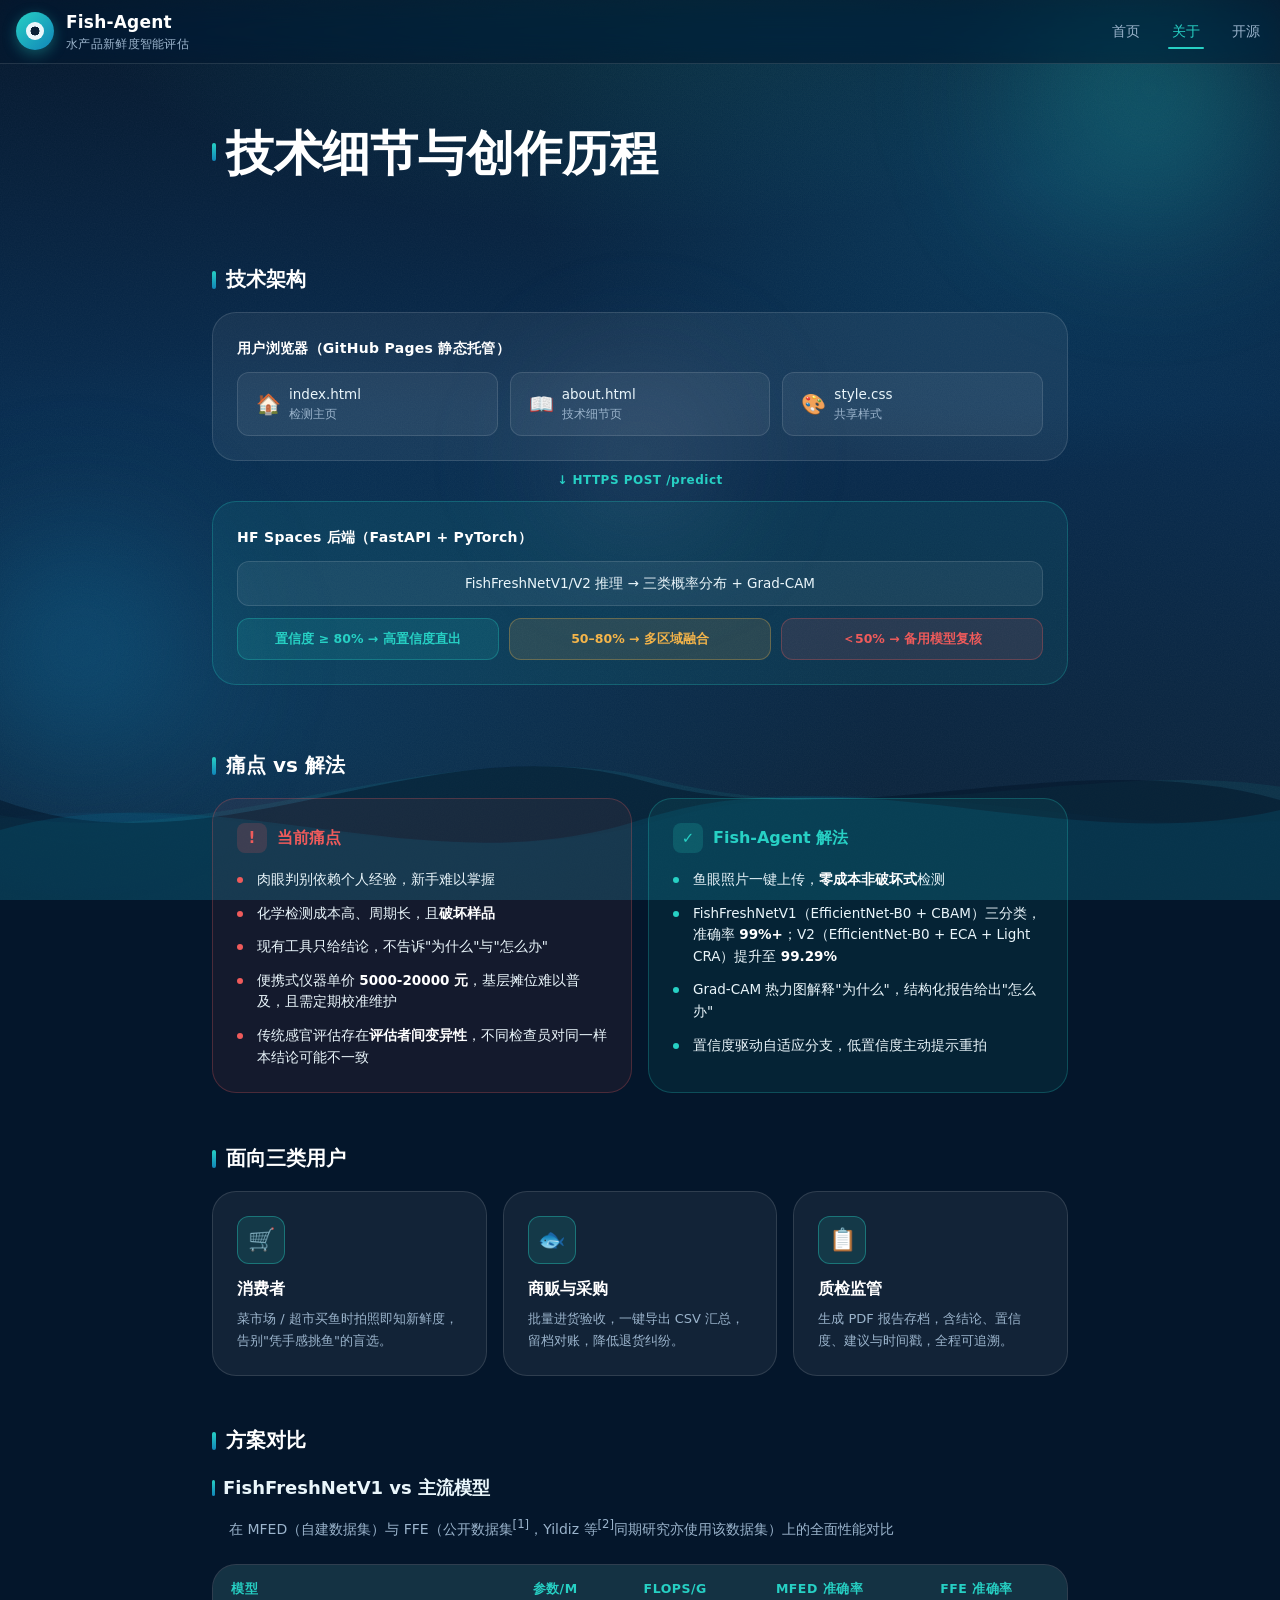
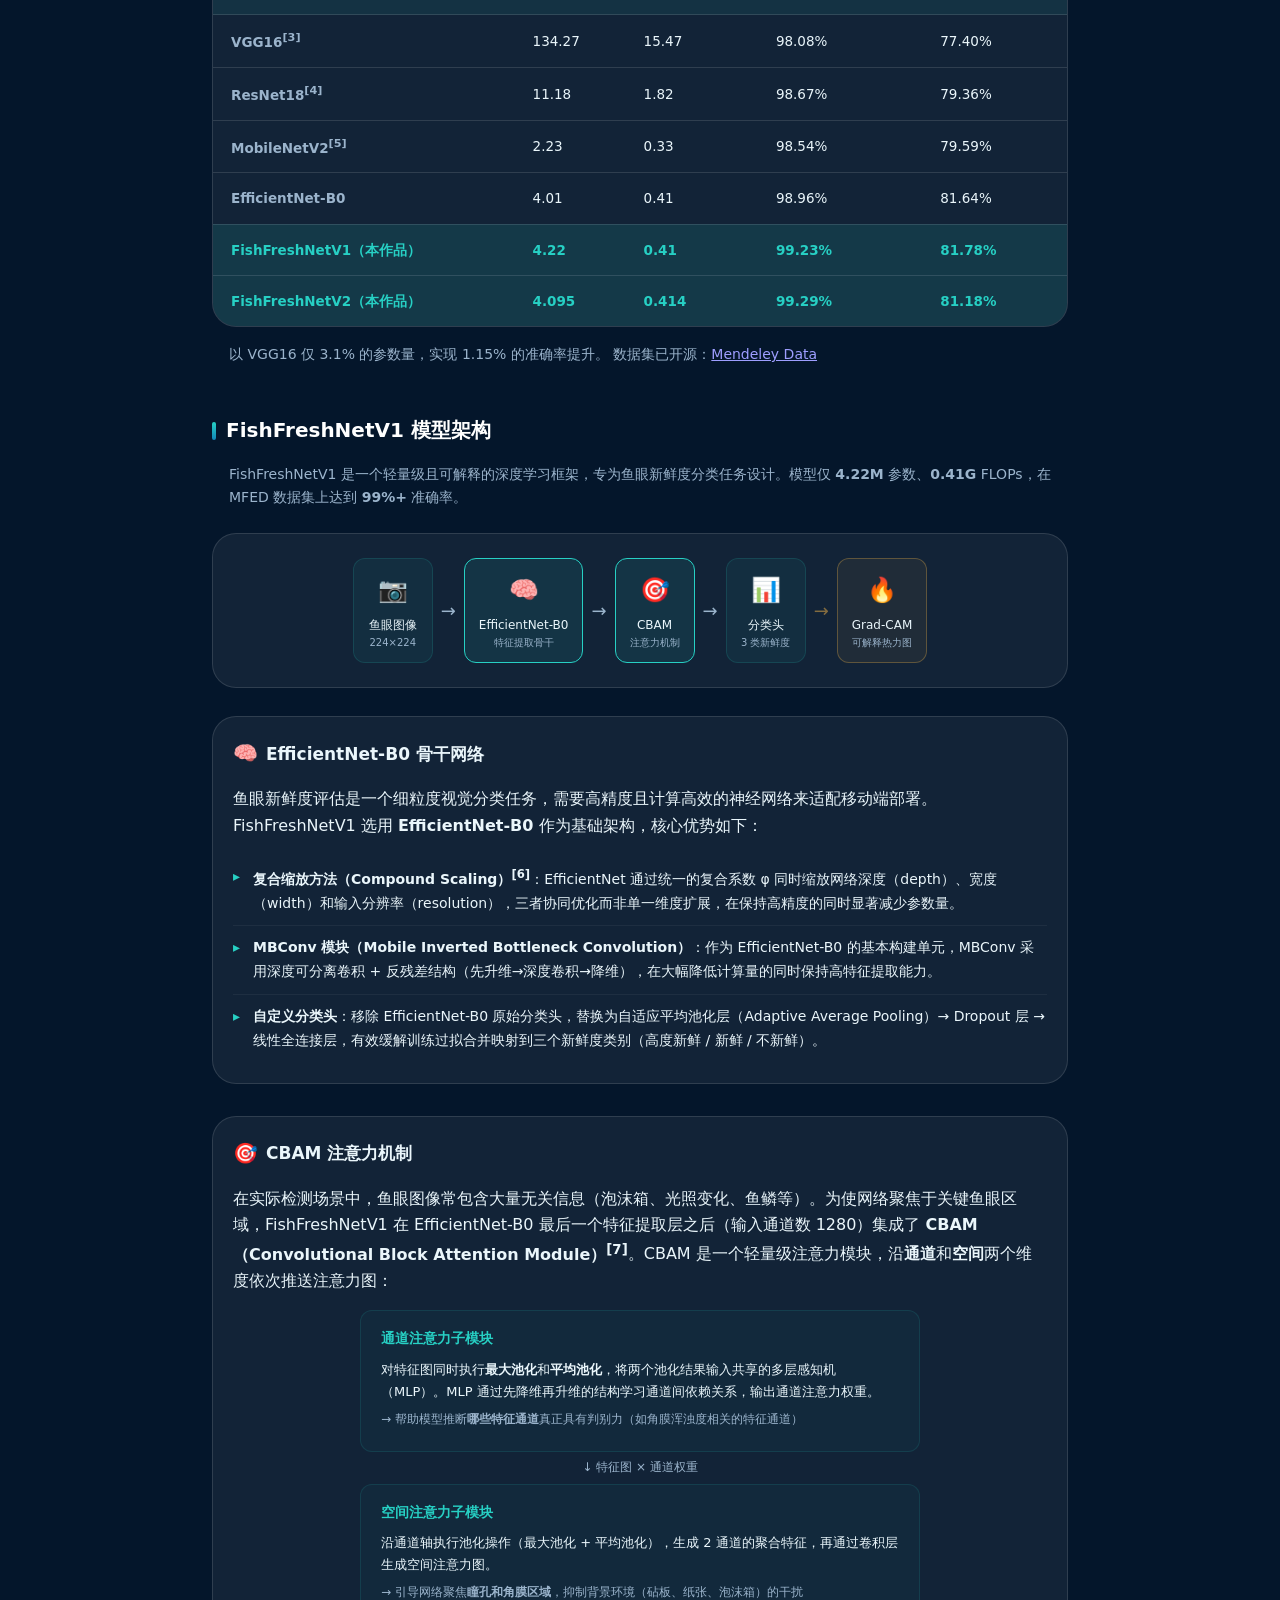
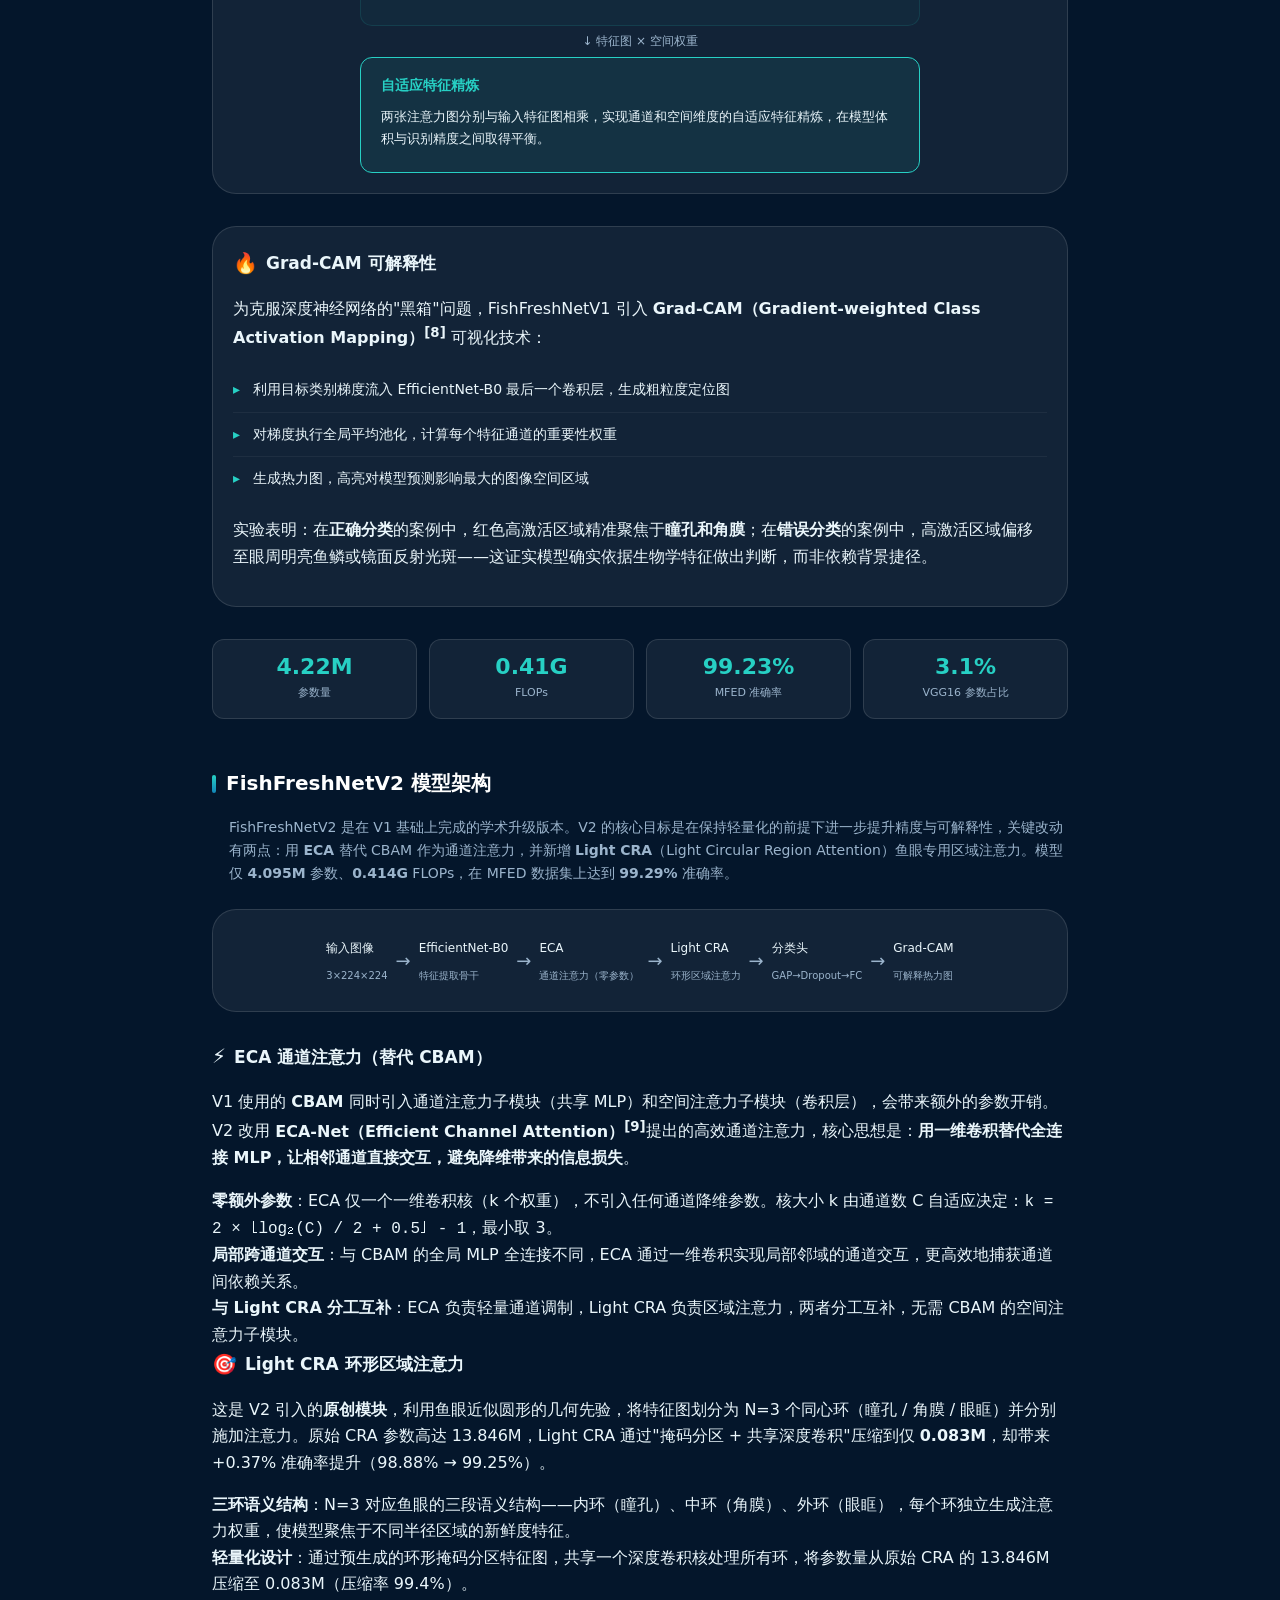
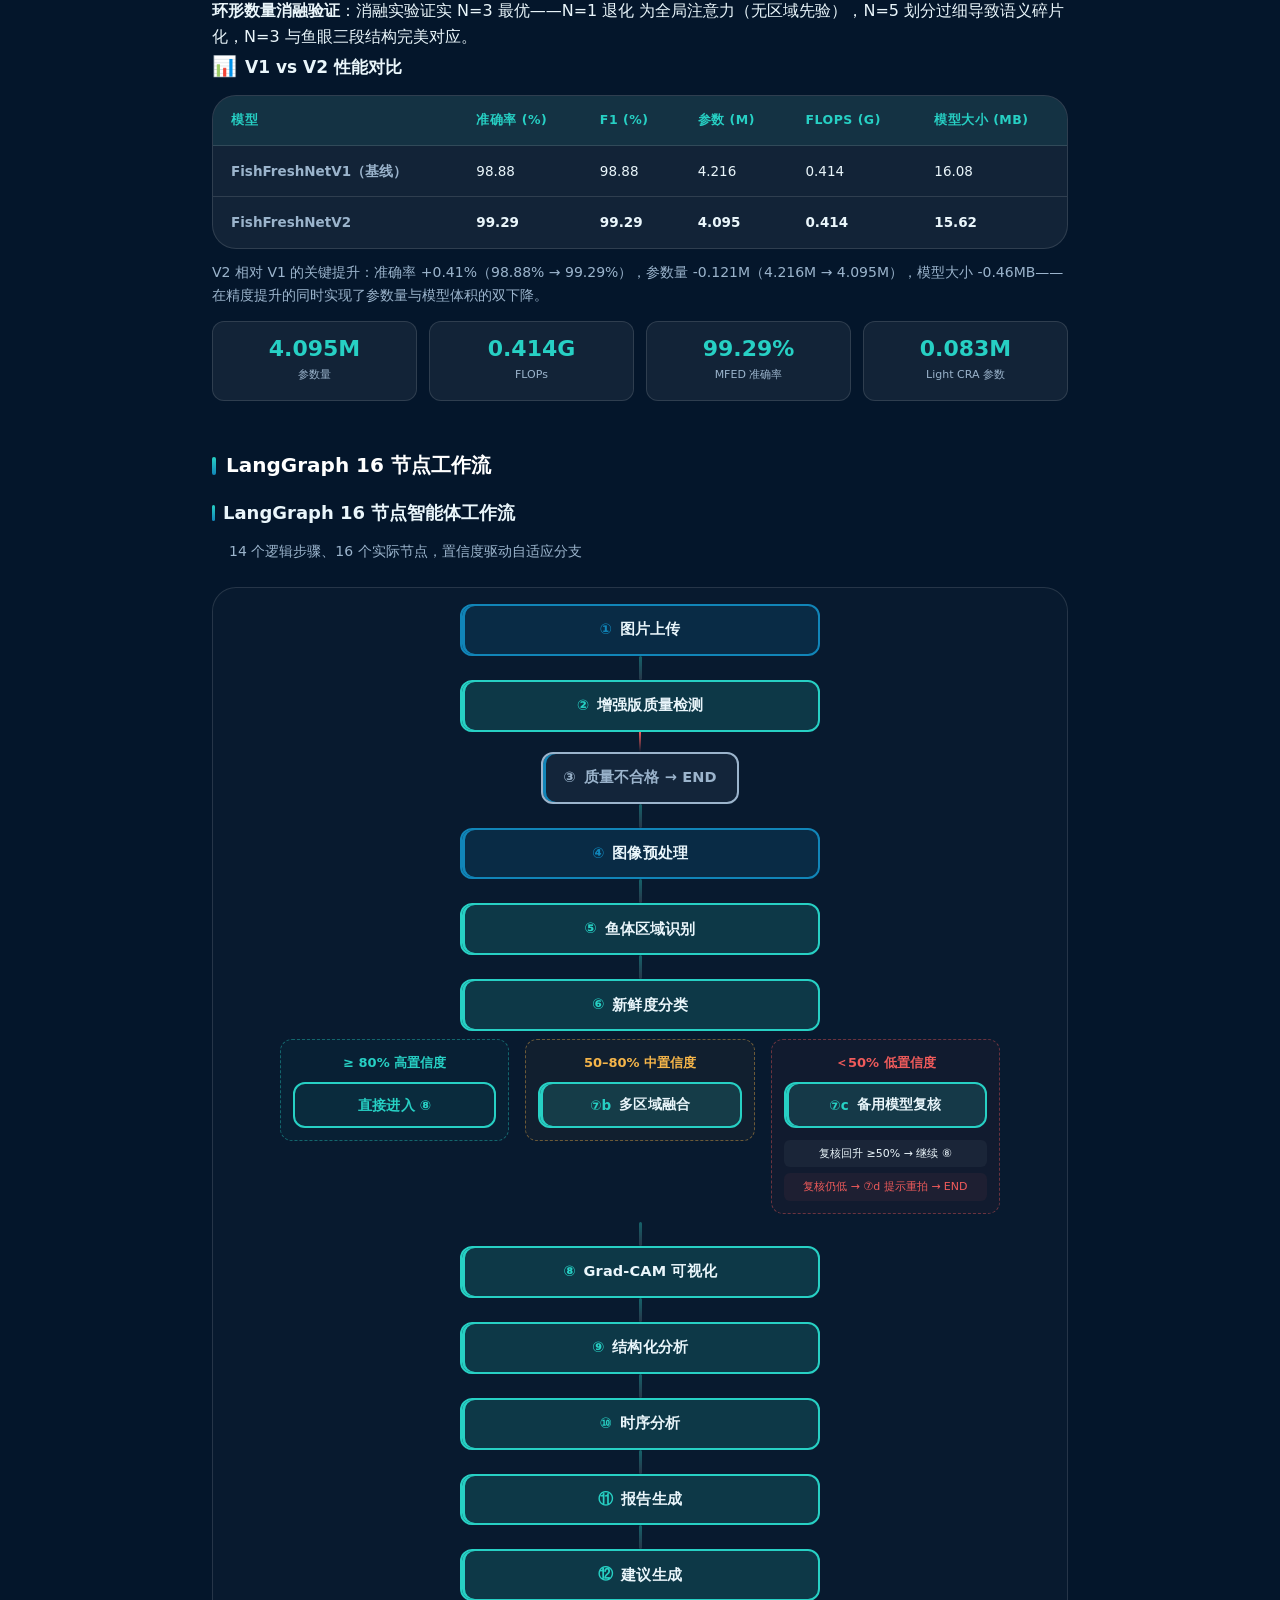
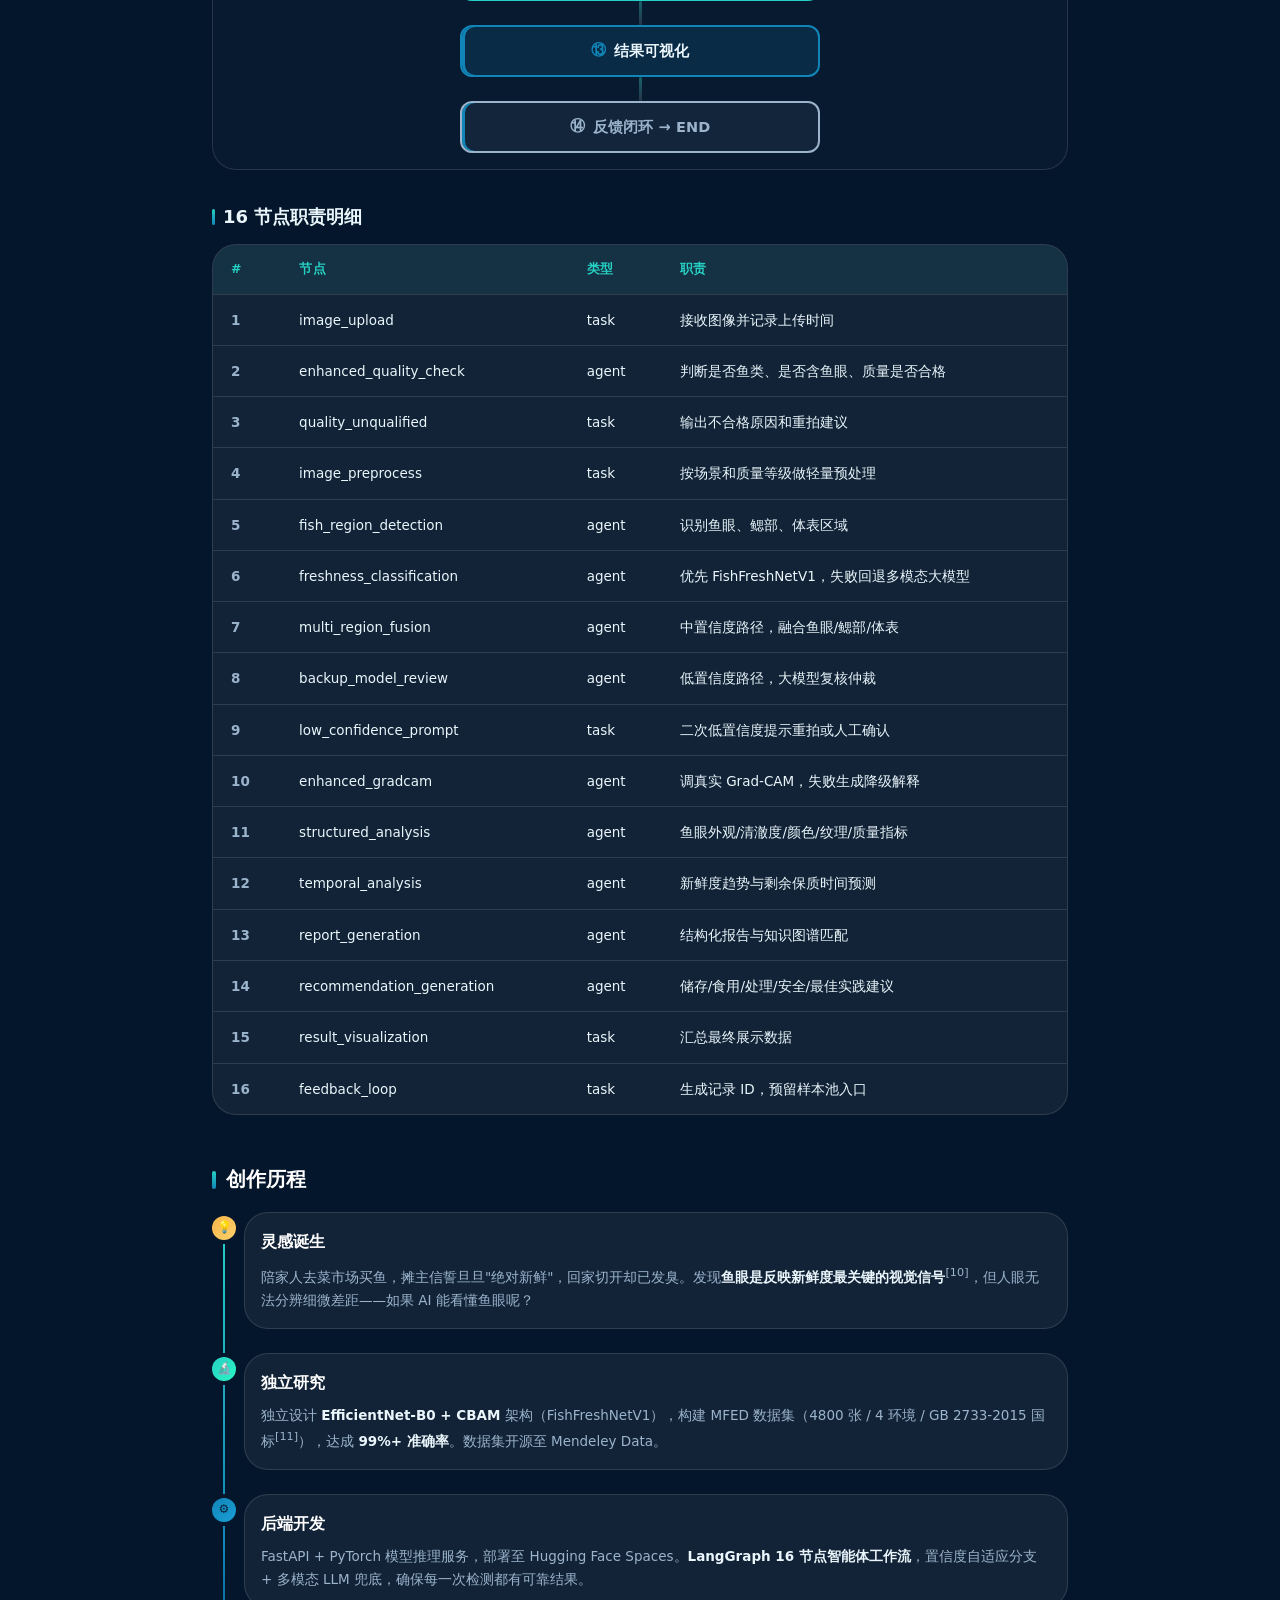
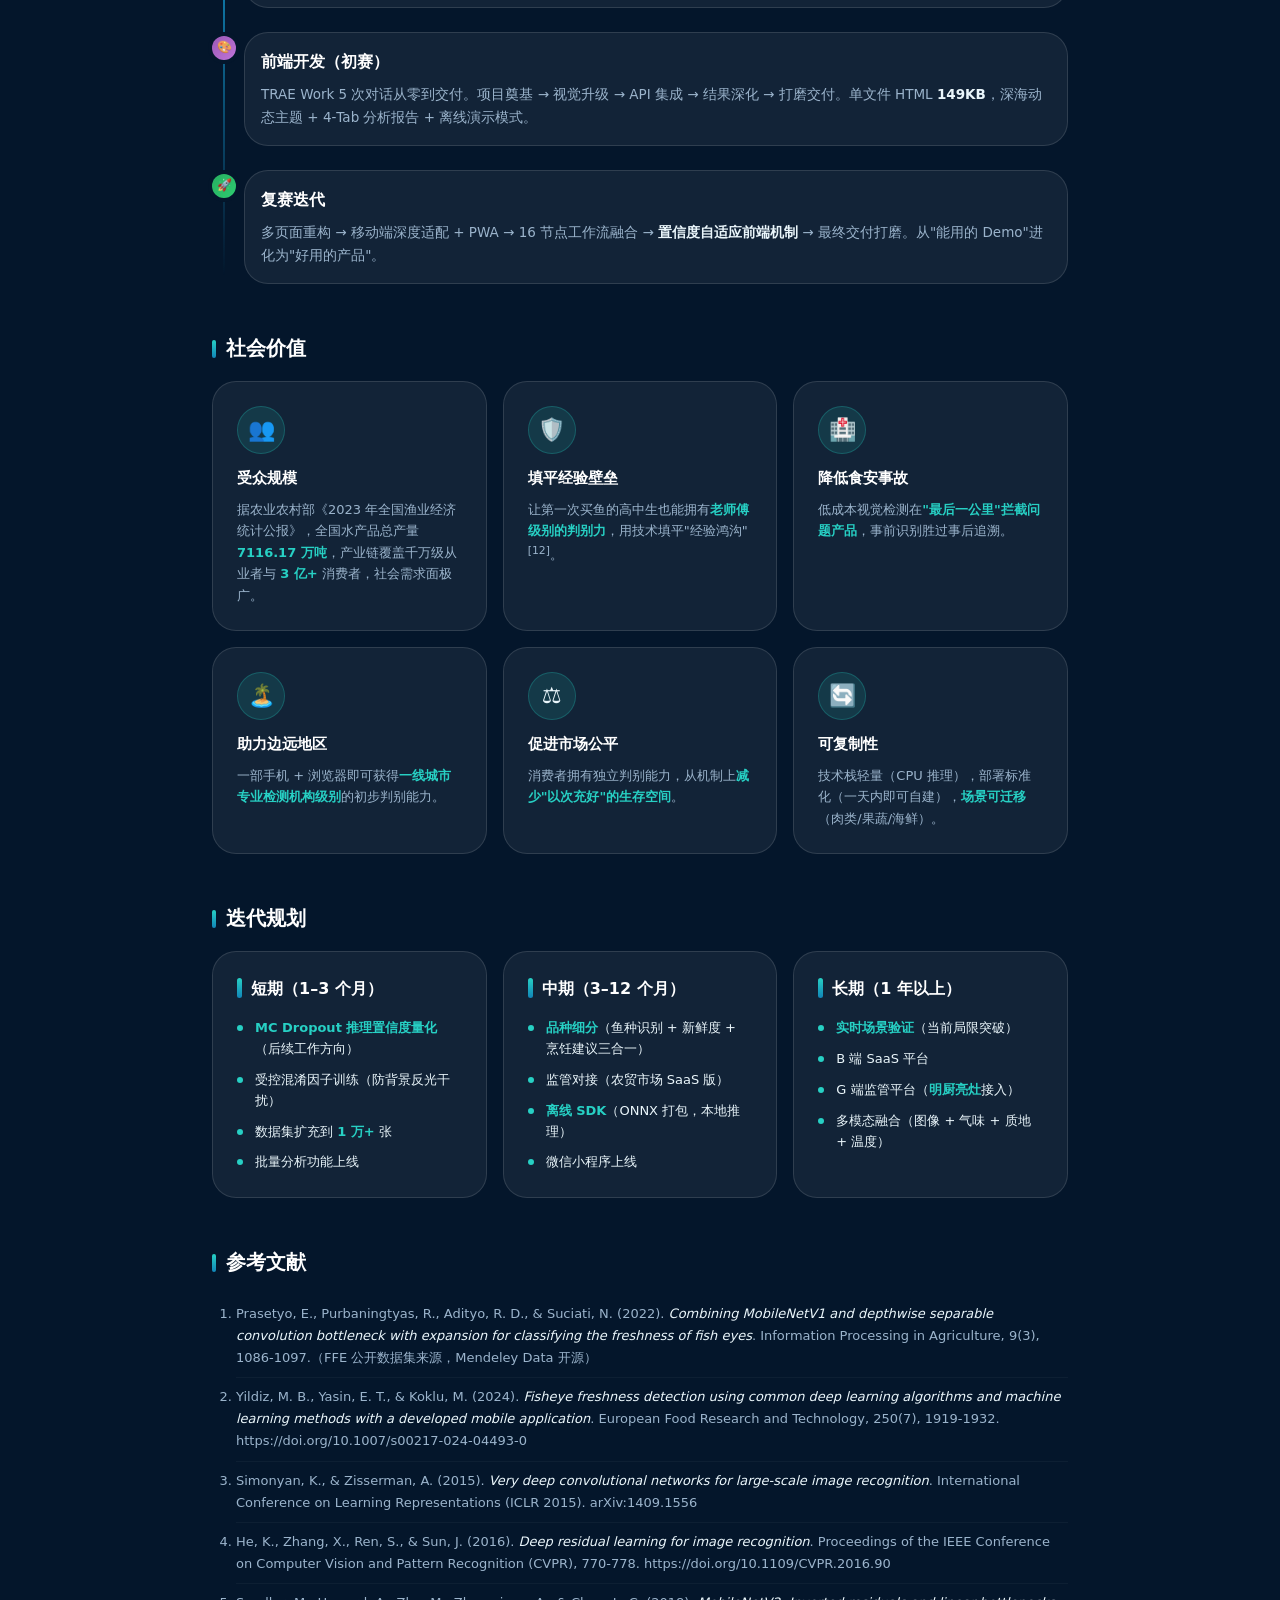
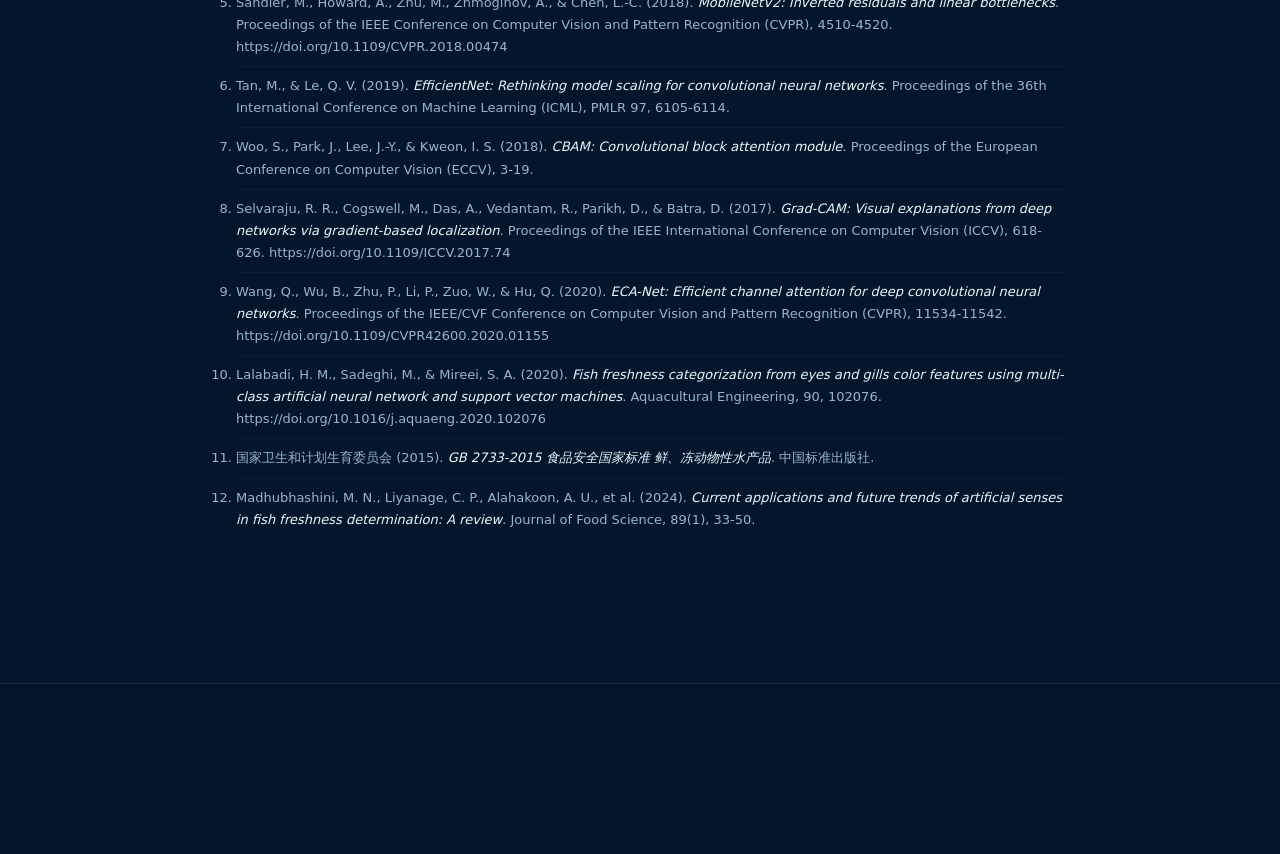
<file: about.html>
<!DOCTYPE html>
<html lang="zh-CN">
<head>
  <meta charset="UTF-8" />
  <meta name="viewport" content="width=device-width, initial-scale=1.0, maximum-scale=5.0, user-scalable=yes" />
  <meta name="theme-color" content="#04162b" />
  <meta name="apple-mobile-web-app-capable" content="yes" />
  <meta name="apple-mobile-web-app-status-bar-style" content="black-translucent" />
  <meta name="apple-mobile-web-app-title" content="Fish-Agent" />
  <meta name="description" content="Fish-Agent 技术细节 — FishFreshNetV1/V2 模型架构、LangGraph 16 节点工作流、MFED 数据集、Grad-CAM 可解释性、创作历程与社会价值。" />
  <meta name="robots" content="index, follow" />
  <meta name="keywords" content="FishFreshNetV1,FishFreshNetV2,EfficientNet-B0,CBAM,ECA,Light CRA,Grad-CAM,LangGraph,鱼眼新鲜度检测,深度学习,食品安全" />
  <meta name="author" content="祈雨柒" />
  <meta property="og:title" content="Fish-Agent · 技术细节与创作历程" />
  <meta property="og:description" content="FishFreshNetV1/V2 模型架构、LangGraph 16 节点工作流、MFED 数据集、Grad-CAM 可解释性、创作历程与社会价值。" />
  <meta property="og:type" content="website" />
  <meta property="og:url" content="https://yance77777.github.io/Fish-Agent/about.html" />
  <meta property="og:image" content="data:image/svg+xml,%3Csvg xmlns='http://www.w3.org/2000/svg' viewBox='0 0 1200 630'%3E%3Crect width='1200' height='630' fill='%2304162b'/%3E%3Ccircle cx='600' cy='270' r='130' fill='none' stroke='%2327d0c4' stroke-width='8'/%3E%3Ccircle cx='600' cy='270' r='85' fill='%2327d0c4'/%3E%3Ccircle cx='600' cy='270' r='48' fill='%2304162b'/%3E%3Ccircle cx='578' cy='248' r='18' fill='%23ffffff' opacity='0.7'/%3E%3Ctext x='600' y='490' font-family='system-ui,-apple-system,sans-serif' font-size='68' font-weight='800' fill='%23ffffff' text-anchor='middle'%3EFish-Agent%3C/text%3E%3C/svg%3E" />
  <meta name="twitter:card" content="summary_large_image" />
  <meta name="twitter:title" content="Fish-Agent · 技术细节与创作历程" />
  <meta name="twitter:description" content="FishFreshNetV1/V2 模型架构、LangGraph 16 节点工作流、Grad-CAM 可解释性。" />
  <meta name="twitter:image" content="data:image/svg+xml,%3Csvg xmlns='http://www.w3.org/2000/svg' viewBox='0 0 1200 630'%3E%3Crect width='1200' height='630' fill='%2304162b'/%3E%3Ccircle cx='600' cy='270' r='130' fill='none' stroke='%2327d0c4' stroke-width='8'/%3E%3Ccircle cx='600' cy='270' r='85' fill='%2327d0c4'/%3E%3Ccircle cx='600' cy='270' r='48' fill='%2304162b'/%3E%3Ccircle cx='578' cy='248' r='18' fill='%23ffffff' opacity='0.7'/%3E%3Ctext x='600' y='490' font-family='system-ui,-apple-system,sans-serif' font-size='68' font-weight='800' fill='%23ffffff' text-anchor='middle'%3EFish-Agent%3C/text%3E%3C/svg%3E" />
  <link rel="canonical" href="https://yance77777.github.io/Fish-Agent/about.html" />
  <title>Fish-Agent · 技术细节与创作历程</title>
  <link rel="preconnect" href="https://fonts.googleapis.com" />
  <link rel="preconnect" href="https://fonts.gstatic.com" crossorigin />
  <link rel="icon" type="image/svg+xml" href="data:image/svg+xml,%3Csvg xmlns='http://www.w3.org/2000/svg' viewBox='0 0 64 64'%3E%3Crect width='64' height='64' rx='14' fill='%2304162b'/%3E%3Ccircle cx='32' cy='32' r='20' fill='none' stroke='%2327d0c4' stroke-width='3'/%3E%3Ccircle cx='32' cy='32' r='10' fill='%2327d0c4'/%3E%3Ccircle cx='28' cy='28' r='4' fill='%23ffffff' opacity='0.8'/%3E%3C/svg%3E" />
  <link rel="apple-touch-icon" href="data:image/svg+xml,%3Csvg xmlns='http://www.w3.org/2000/svg' viewBox='0 0 64 64'%3E%3Crect width='64' height='64' rx='14' fill='%2304162b'/%3E%3Ccircle cx='32' cy='32' r='20' fill='none' stroke='%2327d0c4' stroke-width='3'/%3E%3Ccircle cx='32' cy='32' r='10' fill='%2327d0c4'/%3E%3Ccircle cx='28' cy='28' r='4' fill='%23ffffff' opacity='0.8'/%3E%3C/svg%3E" />
  <link rel="stylesheet" href="https://fonts.googleapis.com/css2?family=Orbitron:wght@700;800&display=swap" media="print" onload="this.media='all'" />
  <noscript><link rel="stylesheet" href="https://fonts.googleapis.com/css2?family=Orbitron:wght@700;800&display=swap" /></noscript>
  <link rel="stylesheet" href="assets/style.css">
  <link rel="manifest" href="./assets/manifest.json">
</head>
<body>
  <a href="#architecture" class="skip-link">跳到主内容</a>

  <!-- ============ 深海动态背景层 ============ -->
  <div class="bg-layer" aria-hidden="true">
    <div class="glow glow-1"></div>
    <div class="glow glow-2"></div>
    <div class="glow glow-3"></div>
    <div class="bubbles" id="bubbles"></div>
    <div class="wave wave-1"></div>
    <div class="wave wave-2"></div>
  </div>

  <!-- ============ 导航栏 ============ -->
  <header class="navbar" role="banner">
    <div class="brand">
      <div class="brand-logo" aria-hidden="true"><span class="brand-eye"></span></div>
      <div class="brand-text">
        <span class="brand-title">Fish-Agent</span>
        <span class="brand-sub">水产品新鲜度智能评估</span>
      </div>
    </div>
    <nav class="nav-links" aria-label="主导航">
      <a href="index.html">首页</a>
      <a href="about.html" class="is-current" aria-current="page">关于</a>
      <a href="https://github.com/yance77777/Fish-Agent" target="_blank" rel="noopener noreferrer">开源</a>
    </nav>
    <button class="nav-toggle" id="navToggle" type="button" aria-label="打开菜单" aria-expanded="false" aria-controls="navOverlay">
      <span class="nav-toggle-bar"></span>
      <span class="nav-toggle-bar"></span>
      <span class="nav-toggle-bar"></span>
    </button>
  </header>

  <!-- 移动端全屏导航遮罩 -->
  <div class="nav-overlay" id="navOverlay" hidden>
    <nav class="nav-overlay-links" aria-label="移动端导航">
      <a href="index.html" data-close>首页</a>
      <a href="about.html" class="is-current" aria-current="page" data-close>关于</a>
      <a href="https://github.com/yance77777/Fish-Agent" target="_blank" rel="noopener noreferrer" data-close>开源</a>
    </nav>
  </div>

  <main id="architecture">

    <div class="section-head" style="text-align:center; margin-bottom:var(--space-8);">
      <h1 class="section-title" style="font-family:'Orbitron',sans-serif; font-size:clamp(32px,5vw,48px); margin-bottom:8px;">技术细节与创作历程</h1>
    </div>

    <!-- ============ 技术架构图 ============ -->
    <section class="reveal" style="margin-bottom: var(--space-8);">
      <div class="section-head">
        <h2 class="section-title">技术架构</h2>
      </div>
      <div id="archContent" class="arch-diagram">
        <!-- 第一层：用户浏览器 -->
        <div class="arch-layer">
          <div class="arch-layer-title">用户浏览器（GitHub Pages 静态托管）</div>
          <div class="arch-boxes">
            <div class="arch-box">
              <span class="arch-box-icon" aria-hidden="true">🏠</span>
              <span>index.html<br/><small>检测主页</small></span>
            </div>
            <div class="arch-box">
              <span class="arch-box-icon" aria-hidden="true">📖</span>
              <span>about.html<br/><small>技术细节页</small></span>
            </div>
            <div class="arch-box">
              <span class="arch-box-icon" aria-hidden="true">🎨</span>
              <span>style.css<br/><small>共享样式</small></span>
            </div>
          </div>
        </div>

        <!-- 连接箭头 -->
        <div class="arch-arrow">↓ HTTPS POST /predict</div>

        <!-- 第二层：HF Spaces 后端 -->
        <div class="arch-layer arch-layer-backend">
          <div class="arch-layer-title">HF Spaces 后端（FastAPI + PyTorch）</div>
          <div class="arch-boxes">
            <div class="arch-box arch-box-wide">
              <span>FishFreshNetV1/V2 推理 → 三类概率分布 + Grad-CAM</span>
            </div>
          </div>
          <div class="arch-branches">
            <div class="arch-branch arch-branch-high">置信度 ≥ 80% → 高置信度直出</div>
            <div class="arch-branch arch-branch-mid">50–80% → 多区域融合</div>
            <div class="arch-branch arch-branch-low">＜50% → 备用模型复核</div>
          </div>
        </div>

      </div>
    </section>

    <!-- ============ 痛点 vs 解法 ============ -->
    <section id="pain-points" class="reveal">
      <div class="section-head">
        <h2 class="section-title">痛点 vs 解法</h2>
      </div>
      <div class="compare-pain">
        <div class="pain-card pain">
          <div class="pain-card-head">
            <span class="pain-icon" aria-hidden="true">!</span>
            <span>当前痛点</span>
          </div>
          <ul class="pain-list">
            <li>肉眼判别依赖个人经验，新手难以掌握</li>
            <li>化学检测成本高、周期长，且<strong>破坏样品</strong></li>
            <li>现有工具只给结论，不告诉"为什么"与"怎么办"</li>
            <li>便携式仪器单价 <strong>5000-20000 元</strong>，基层摊位难以普及，且需定期校准维护</li>
            <li>传统感官评估存在<strong>评估者间变异性</strong>，不同检查员对同一样本结论可能不一致</li>
          </ul>
        </div>
        <div class="pain-card solution">
          <div class="pain-card-head">
            <span class="pain-icon" aria-hidden="true">✓</span>
            <span>Fish-Agent 解法</span>
          </div>
          <ul class="pain-list">
            <li>鱼眼照片一键上传，<strong>零成本非破坏式</strong>检测</li>
            <li>FishFreshNetV1（EfficientNet-B0 + CBAM）三分类，准确率 <strong>99%+</strong>；V2（EfficientNet-B0 + ECA + Light CRA）提升至 <strong>99.29%</strong></li>
            <li>Grad-CAM 热力图解释"为什么"，结构化报告给出"怎么办"</li>
            <li>置信度驱动自适应分支，低置信度主动提示重拍</li>
          </ul>
        </div>
      </div>
    </section>

    <!-- ============ 三类用户 ============ -->
    <section id="users" class="reveal">
      <div class="section-head">
        <h2 class="section-title">面向三类用户</h2>
      </div>
      <div class="users-grid">
        <div class="user-card">
          <div class="user-icon" aria-hidden="true">🛒</div>
          <h3 class="user-title">消费者</h3>
          <p class="user-text">菜市场 / 超市买鱼时拍照即知新鲜度，告别"凭手感挑鱼"的盲选。</p>
        </div>
        <div class="user-card">
          <div class="user-icon" aria-hidden="true">🐟</div>
          <h3 class="user-title">商贩与采购</h3>
          <p class="user-text">批量进货验收，一键导出 CSV 汇总，留档对账，降低退货纠纷。</p>
        </div>
        <div class="user-card">
          <div class="user-icon" aria-hidden="true">📋</div>
          <h3 class="user-title">质检监管</h3>
          <p class="user-text">生成 PDF 报告存档，含结论、置信度、建议与时间戳，全程可追溯。</p>
        </div>
      </div>
    </section>

    <!-- ============ 方案对比表 ============ -->
    <section id="comparison" class="reveal">
      <div class="section-head">
        <h2 class="section-title">方案对比</h2>
      </div>
      <div id="compareContent">
        <h3 class="section-subtitle">FishFreshNetV1 vs 主流模型</h3>
        <p class="intro-sub">在 MFED（自建数据集）与 FFE（公开数据集<sup>[1]</sup>，Yildiz 等<sup>[2]</sup>同期研究亦使用该数据集）上的全面性能对比</p>

        <div class="table-wrap">
          <table class="compare-table">
            <thead>
              <tr>
                <th>模型</th>
                <th>参数/M</th>
                <th>FLOPs/G</th>
                <th>MFED 准确率</th>
                <th>FFE 准确率</th>
              </tr>
            </thead>
            <tbody>
              <tr>
                <td>VGG16<sup>[3]</sup></td>
                <td>134.27</td>
                <td>15.47</td>
                <td>98.08%</td>
                <td>77.40%</td>
              </tr>
              <tr>
                <td>ResNet18<sup>[4]</sup></td>
                <td>11.18</td>
                <td>1.82</td>
                <td>98.67%</td>
                <td>79.36%</td>
              </tr>
              <tr>
                <td>MobileNetV2<sup>[5]</sup></td>
                <td>2.23</td>
                <td>0.33</td>
                <td>98.54%</td>
                <td>79.59%</td>
              </tr>
              <tr>
                <td>EfficientNet-B0</td>
                <td>4.01</td>
                <td>0.41</td>
                <td>98.96%</td>
                <td>81.64%</td>
              </tr>
              <tr class="compare-table-highlight">
                <td class="highlight">FishFreshNetV1（本作品）</td>
                <td class="highlight">4.22</td>
                <td class="highlight">0.41</td>
                <td class="highlight">99.23%</td>
                <td class="highlight">81.78%</td>
              </tr>
              <tr class="compare-table-highlight">
                <td class="highlight">FishFreshNetV2（本作品）</td>
                <td class="highlight">4.095</td>
                <td class="highlight">0.414</td>
                <td class="highlight">99.29%</td>
                <td class="highlight">81.18%</td>
              </tr>
            </tbody>
          </table>
        </div>

        <p class="intro-sub" style="margin-top:16px;">
          以 VGG16 仅 3.1% 的参数量，实现 1.15% 的准确率提升。
          数据集已开源：<a href="https://data.mendeley.com/datasets/67nmx3mhwh/2" target="_blank" rel="noopener noreferrer">Mendeley Data</a>
        </p>
      </div>
    </section>

    <!-- ============ FishFreshNetV1 模型架构详解 ============ -->
    <section id="model-arch" class="reveal">
      <div class="section-head">
        <h2 class="section-title">FishFreshNetV1 模型架构</h2>
      </div>
      <div class="model-arch-content">
        <p class="intro-sub">FishFreshNetV1 是一个轻量级且可解释的深度学习框架，专为鱼眼新鲜度分类任务设计。模型仅 <strong>4.22M</strong> 参数、<strong>0.41G</strong> FLOPs，在 MFED 数据集上达到 <strong>99%+</strong> 准确率。</p>

        <!-- 架构总览 -->
        <div class="model-flow">
          <div class="model-flow-node">
            <span class="model-flow-icon">📷</span>
            <span class="model-flow-label">鱼眼图像<br/><small>224×224</small></span>
          </div>
          <div class="model-flow-arrow">→</div>
          <div class="model-flow-node model-flow-core">
            <span class="model-flow-icon">🧠</span>
            <span class="model-flow-label">EfficientNet-B0<br/><small>特征提取骨干</small></span>
          </div>
          <div class="model-flow-arrow">→</div>
          <div class="model-flow-node model-flow-core">
            <span class="model-flow-icon">🎯</span>
            <span class="model-flow-label">CBAM<br/><small>注意力机制</small></span>
          </div>
          <div class="model-flow-arrow">→</div>
          <div class="model-flow-node">
            <span class="model-flow-icon">📊</span>
            <span class="model-flow-label">分类头<br/><small>3 类新鲜度</small></span>
          </div>
          <div class="model-flow-arrow model-flow-arrow-branch">→</div>
          <div class="model-flow-node model-flow-aux">
            <span class="model-flow-icon">🔥</span>
            <span class="model-flow-label">Grad-CAM<br/><small>可解释热力图</small></span>
          </div>
        </div>

        <!-- EfficientNet-B0 -->
        <div class="model-section">
          <h3 class="model-h3"><span class="model-h3-icon" aria-hidden="true">🧠</span> EfficientNet-B0 骨干网络</h3>
          <p>鱼眼新鲜度评估是一个细粒度视觉分类任务，需要高精度且计算高效的神经网络来适配移动端部署。FishFreshNetV1 选用 <strong>EfficientNet-B0</strong> 作为基础架构，核心优势如下：</p>
          <ul class="model-feature-list">
            <li>
              <strong>复合缩放方法（Compound Scaling）<sup>[6]</sup></strong>：EfficientNet 通过统一的复合系数 φ 同时缩放网络深度（depth）、宽度（width）和输入分辨率（resolution），三者协同优化而非单一维度扩展，在保持高精度的同时显著减少参数量。
            </li>
            <li>
              <strong>MBConv 模块（Mobile Inverted Bottleneck Convolution）</strong>：作为 EfficientNet-B0 的基本构建单元，MBConv 采用深度可分离卷积 + 反残差结构（先升维→深度卷积→降维），在大幅降低计算量的同时保持高特征提取能力。
            </li>
            <li>
              <strong>自定义分类头</strong>：移除 EfficientNet-B0 原始分类头，替换为自适应平均池化层（Adaptive Average Pooling）→ Dropout 层 → 线性全连接层，有效缓解训练过拟合并映射到三个新鲜度类别（高度新鲜 / 新鲜 / 不新鲜）。
            </li>
          </ul>
        </div>

        <!-- CBAM -->
        <div class="model-section">
          <h3 class="model-h3"><span class="model-h3-icon" aria-hidden="true">🎯</span> CBAM 注意力机制</h3>
          <p>在实际检测场景中，鱼眼图像常包含大量无关信息（泡沫箱、光照变化、鱼鳞等）。为使网络聚焦于关键鱼眼区域，FishFreshNetV1 在 EfficientNet-B0 最后一个特征提取层之后（输入通道数 1280）集成了 <strong>CBAM（Convolutional Block Attention Module）<sup>[7]</sup></strong>。CBAM 是一个轻量级注意力模块，沿<strong>通道</strong>和<strong>空间</strong>两个维度依次推送注意力图：</p>

          <div class="cbam-flow">
            <div class="cbam-block">
              <div class="cbam-block-title">通道注意力子模块</div>
              <div class="cbam-block-desc">
                <p>对特征图同时执行<strong>最大池化</strong>和<strong>平均池化</strong>，将两个池化结果输入共享的多层感知机（MLP）。MLP 通过先降维再升维的结构学习通道间依赖关系，输出通道注意力权重。</p>
                <p class="cbam-effect">→ 帮助模型推断<strong>哪些特征通道</strong>真正具有判别力（如角膜浑浊度相关的特征通道）</p>
              </div>
            </div>
            <div class="cbam-arrow">↓ 特征图 × 通道权重</div>
            <div class="cbam-block">
              <div class="cbam-block-title">空间注意力子模块</div>
              <div class="cbam-block-desc">
                <p>沿通道轴执行池化操作（最大池化 + 平均池化），生成 2 通道的聚合特征，再通过卷积层生成空间注意力图。</p>
                <p class="cbam-effect">→ 引导网络聚焦<strong>瞳孔和角膜区域</strong>，抑制背景环境（砧板、纸张、泡沫箱）的干扰</p>
              </div>
            </div>
            <div class="cbam-arrow">↓ 特征图 × 空间权重</div>
            <div class="cbam-block cbam-output">
              <div class="cbam-block-title">自适应特征精炼</div>
              <div class="cbam-block-desc">
                <p>两张注意力图分别与输入特征图相乘，实现通道和空间维度的自适应特征精炼，在模型体积与识别精度之间取得平衡。</p>
              </div>
            </div>
          </div>
        </div>

        <!-- Grad-CAM -->
        <div class="model-section">
          <h3 class="model-h3"><span class="model-h3-icon" aria-hidden="true">🔥</span> Grad-CAM 可解释性</h3>
          <p>为克服深度神经网络的"黑箱"问题，FishFreshNetV1 引入 <strong>Grad-CAM（Gradient-weighted Class Activation Mapping）<sup>[8]</sup></strong> 可视化技术：</p>
          <ul class="model-feature-list">
            <li>利用目标类别梯度流入 EfficientNet-B0 最后一个卷积层，生成粗粒度定位图</li>
            <li>对梯度执行全局平均池化，计算每个特征通道的重要性权重</li>
            <li>生成热力图，高亮对模型预测影响最大的图像空间区域</li>
          </ul>
          <p>实验表明：在<strong>正确分类</strong>的案例中，红色高激活区域精准聚焦于<strong>瞳孔和角膜</strong>；在<strong>错误分类</strong>的案例中，高激活区域偏移至眼周明亮鱼鳞或镜面反射光斑——这证实模型确实依据生物学特征做出判断，而非依赖背景捷径。</p>
        </div>

        <!-- 关键数据 -->
        <div class="model-stats">
          <div class="model-stat-item">
            <span class="model-stat-num">4.22M</span>
            <span class="model-stat-label">参数量</span>
          </div>
          <div class="model-stat-item">
            <span class="model-stat-num">0.41G</span>
            <span class="model-stat-label">FLOPs</span>
          </div>
          <div class="model-stat-item">
            <span class="model-stat-num">99.23%</span>
            <span class="model-stat-label">MFED 准确率</span>
          </div>
          <div class="model-stat-item">
            <span class="model-stat-num">3.1%</span>
            <span class="model-stat-label">VGG16 参数占比</span>
          </div>
        </div>
      </div>
    </section>

    <!-- ============ FishFreshNetV2 模型架构详解 ============ -->
    <section id="model-v2" class="reveal">
      <div class="section-head">
        <h2 class="section-title">FishFreshNetV2 模型架构</h2>
      </div>
      <p class="intro-sub">FishFreshNetV2 是在 V1 基础上完成的学术升级版本。V2 的核心目标是在保持轻量化的前提下进一步提升精度与可解释性，关键改动有两点：用 <strong>ECA</strong> 替代 CBAM 作为通道注意力，并新增 <strong>Light CRA</strong>（Light Circular Region Attention）鱼眼专用区域注意力。模型仅 <strong>4.095M</strong> 参数、<strong>0.414G</strong> FLOPs，在 MFED 数据集上达到 <strong>99.29%</strong> 准确率。</p>

      <!-- 模型前向流程图 -->
      <div class="model-flow">
        <div class="model-flow-step">
          <span class="model-flow-label">输入图像<br/><small>3×224×224</small></span>
        </div>
        <div class="model-flow-arrow" aria-hidden="true">→</div>
        <div class="model-flow-step">
          <span class="model-flow-label">EfficientNet-B0<br/><small>特征提取骨干</small></span>
        </div>
        <div class="model-flow-arrow" aria-hidden="true">→</div>
        <div class="model-flow-step model-flow-step-highlight">
          <span class="model-flow-label">ECA<br/><small>通道注意力（零参数）</small></span>
        </div>
        <div class="model-flow-arrow" aria-hidden="true">→</div>
        <div class="model-flow-step model-flow-step-highlight">
          <span class="model-flow-label">Light CRA<br/><small>环形区域注意力</small></span>
        </div>
        <div class="model-flow-arrow" aria-hidden="true">→</div>
        <div class="model-flow-step">
          <span class="model-flow-label">分类头<br/><small>GAP→Dropout→FC</small></span>
        </div>
        <div class="model-flow-arrow" aria-hidden="true">→</div>
        <div class="model-flow-step">
          <span class="model-flow-label">Grad-CAM<br/><small>可解释热力图</small></span>
        </div>
      </div>

      <!-- ECA 技术创新点 -->
      <div class="model-card">
        <h3 class="model-h3"><span class="model-h3-icon" aria-hidden="true">⚡</span> ECA 通道注意力（替代 CBAM）</h3>
        <p>V1 使用的 <strong>CBAM</strong> 同时引入通道注意力子模块（共享 MLP）和空间注意力子模块（卷积层），会带来额外的参数开销。V2 改用 <strong>ECA-Net（Efficient Channel Attention）<sup>[9]</sup></strong>提出的高效通道注意力，核心思想是：<strong>用一维卷积替代全连接 MLP，让相邻通道直接交互，避免降维带来的信息损失</strong>。</p>
        <div class="model-features">
          <div class="model-feature">
            <strong>零额外参数</strong>：ECA 仅一个一维卷积核（k 个权重），不引入任何通道降维参数。核大小 k 由通道数 C 自适应决定：<code>k = 2 × ⌊log₂(C) / 2 + 0.5⌋ - 1</code>，最小取 3。
          </div>
          <div class="model-feature">
            <strong>局部跨通道交互</strong>：与 CBAM 的全局 MLP 全连接不同，ECA 通过一维卷积实现局部邻域的通道交互，更高效地捕获通道间依赖关系。
          </div>
          <div class="model-feature">
            <strong>与 Light CRA 分工互补</strong>：ECA 负责轻量通道调制，Light CRA 负责区域注意力，两者分工互补，无需 CBAM 的空间注意力子模块。
          </div>
        </div>
      </div>

      <!-- Light CRA 鱼眼专用区域注意力 -->
      <div class="model-card">
        <h3 class="model-h3"><span class="model-h3-icon" aria-hidden="true">🎯</span> Light CRA 环形区域注意力</h3>
        <p>这是 V2 引入的<strong>原创模块</strong>，利用鱼眼近似圆形的几何先验，将特征图划分为 N=3 个同心环（瞳孔 / 角膜 / 眼眶）并分别施加注意力。原始 CRA 参数高达 13.846M，Light CRA 通过"掩码分区 + 共享深度卷积"压缩到仅 <strong>0.083M</strong>，却带来 +0.37% 准确率提升（98.88% → 99.25%）。</p>
        <div class="model-features">
          <div class="model-feature">
            <strong>三环语义结构</strong>：N=3 对应鱼眼的三段语义结构——内环（瞳孔）、中环（角膜）、外环（眼眶），每个环独立生成注意力权重，使模型聚焦于不同半径区域的新鲜度特征。
          </div>
          <div class="model-feature">
            <strong>轻量化设计</strong>：通过预生成的环形掩码分区特征图，共享一个深度卷积核处理所有环，将参数量从原始 CRA 的 13.846M 压缩至 0.083M（压缩率 99.4%）。
          </div>
          <div class="model-feature">
            <strong>环形数量消融验证</strong>：消融实验证实 N=3 最优——N=1 退化 为全局注意力（无区域先验），N=5 划分过细导致语义碎片化，N=3 与鱼眼三段结构完美对应。
          </div>
        </div>
      </div>

      <!-- V1 vs V2 性能对比表 -->
      <div class="model-card">
        <h3 class="model-h3"><span class="model-h3-icon" aria-hidden="true">📊</span> V1 vs V2 性能对比</h3>
        <div class="table-wrap">
          <table class="compare-table">
            <thead>
              <tr>
                <th>模型</th>
                <th>准确率 (%)</th>
                <th>F1 (%)</th>
                <th>参数 (M)</th>
                <th>FLOPs (G)</th>
                <th>模型大小 (MB)</th>
              </tr>
            </thead>
            <tbody>
              <tr>
                <td>FishFreshNetV1（基线）</td>
                <td>98.88</td>
                <td>98.88</td>
                <td>4.216</td>
                <td>0.414</td>
                <td>16.08</td>
              </tr>
              <tr class="highlight">
                <td><strong>FishFreshNetV2</strong></td>
                <td><strong>99.29</strong></td>
                <td><strong>99.29</strong></td>
                <td><strong>4.095</strong></td>
                <td><strong>0.414</strong></td>
                <td><strong>15.62</strong></td>
              </tr>
            </tbody>
          </table>
        </div>
        <p style="margin-top: 12px; font-size: 14px; color: var(--muted);">V2 相对 V1 的关键提升：准确率 +0.41%（98.88% → 99.29%），参数量 -0.121M（4.216M → 4.095M），模型大小 -0.46MB——在精度提升的同时实现了参数量与模型体积的双下降。</p>
      </div>

      <!-- 关键数据 -->
      <div class="model-stats">
        <div class="model-stat-item">
          <span class="model-stat-num">4.095M</span>
          <span class="model-stat-label">参数量</span>
        </div>
        <div class="model-stat-item">
          <span class="model-stat-num">0.414G</span>
          <span class="model-stat-label">FLOPs</span>
        </div>
        <div class="model-stat-item">
          <span class="model-stat-num">99.29%</span>
          <span class="model-stat-label">MFED 准确率</span>
        </div>
        <div class="model-stat-item">
          <span class="model-stat-num">0.083M</span>
          <span class="model-stat-label">Light CRA 参数</span>
        </div>
      </div>
    </section>

    <!-- ============ 工作流 ============ -->
    <section id="workflow" class="reveal">
      <div class="section-head">
        <h2 class="section-title">LangGraph 16 节点工作流</h2>
      </div>
      <div id="workflowContent">
        <h3 class="section-subtitle">LangGraph 16 节点智能体工作流</h3>
        <p class="intro-sub">14 个逻辑步骤、16 个实际节点，置信度驱动自适应分支</p>

        <!-- 拓扑图 -->
        <div class="workflow-topology">
          <!-- 步骤 1-2 -->
          <div class="topo-node topo-task" data-tip="接收图像并记录上传时间">
            <span class="topo-num">①</span>
            <span class="topo-name">图片上传</span>
          </div>
          <div class="topo-connector"></div>
          <div class="topo-node topo-agent" data-tip="判断是否鱼类、是否含鱼眼、质量是否合格">
            <span class="topo-num">②</span>
            <span class="topo-name">增强版质量检测</span>
          </div>

          <!-- 质量分支 -->
          <div class="topo-branch">
            <div class="topo-branch-line topo-branch-fail"></div>
            <div class="topo-node topo-task topo-end" data-tip="输出不合格原因和重拍建议">
              <span class="topo-num">③</span>
              <span class="topo-name">质量不合格 → END</span>
            </div>
          </div>

          <!-- 步骤 4-6 -->
          <div class="topo-connector"></div>
          <div class="topo-node topo-task" data-tip="按场景和质量等级做轻量预处理">
            <span class="topo-num">④</span>
            <span class="topo-name">图像预处理</span>
          </div>
          <div class="topo-connector"></div>
          <div class="topo-node topo-agent" data-tip="识别鱼眼、鳃部、体表区域">
            <span class="topo-num">⑤</span>
            <span class="topo-name">鱼体区域识别</span>
          </div>
          <div class="topo-connector"></div>
          <div class="topo-node topo-agent" data-tip="优先 FishFreshNetV1，失败回退多模态大模型">
            <span class="topo-num">⑥</span>
            <span class="topo-name">新鲜度分类</span>
          </div>

          <!-- 置信度三分支 -->
          <div class="topo-confidence-branches">
            <div class="topo-branch-path topo-path-high">
              <div class="topo-branch-label">≥ 80% 高置信度</div>
              <div class="topo-node topo-direct">直接进入 ⑧</div>
            </div>
            <div class="topo-branch-path topo-path-mid">
              <div class="topo-branch-label">50–80% 中置信度</div>
              <div class="topo-node topo-agent" data-tip="融合鱼眼/鳃部/体表多区域分析">
                <span class="topo-num">⑦b</span>
                <span class="topo-name">多区域融合</span>
              </div>
            </div>
            <div class="topo-branch-path topo-path-low">
              <div class="topo-branch-label">＜50% 低置信度</div>
              <div class="topo-node topo-agent" data-tip="大模型复核仲裁">
                <span class="topo-num">⑦c</span>
                <span class="topo-name">备用模型复核</span>
              </div>
              <div class="topo-sub-branch">
                <div class="topo-sub-path">复核回升 ≥50% → 继续 ⑧</div>
                <div class="topo-sub-path topo-sub-fail">
                  复核仍低 → ⑦d 提示重拍 → END
                </div>
              </div>
            </div>
          </div>

          <!-- 步骤 8-14 统一路径 -->
          <div class="topo-connector"></div>
          <div class="topo-node topo-agent" data-tip="调真实 Grad-CAM 服务，失败生成降级解释">
            <span class="topo-num">⑧</span>
            <span class="topo-name">Grad-CAM 可视化</span>
          </div>
          <div class="topo-connector"></div>
          <div class="topo-node topo-agent" data-tip="鱼眼外观/清澈度/颜色/纹理/质量指标">
            <span class="topo-num">⑨</span>
            <span class="topo-name">结构化分析</span>
          </div>
          <div class="topo-connector"></div>
          <div class="topo-node topo-agent" data-tip="新鲜度趋势与剩余保质时间预测">
            <span class="topo-num">⑩</span>
            <span class="topo-name">时序分析</span>
          </div>
          <div class="topo-connector"></div>
          <div class="topo-node topo-agent" data-tip="结构化报告与知识图谱匹配">
            <span class="topo-num">⑪</span>
            <span class="topo-name">报告生成</span>
          </div>
          <div class="topo-connector"></div>
          <div class="topo-node topo-agent" data-tip="储存/食用/处理/安全/最佳实践 5 大类建议">
            <span class="topo-num">⑫</span>
            <span class="topo-name">建议生成</span>
          </div>
          <div class="topo-connector"></div>
          <div class="topo-node topo-task" data-tip="汇总最终展示数据">
            <span class="topo-num">⑬</span>
            <span class="topo-name">结果可视化</span>
          </div>
          <div class="topo-connector"></div>
          <div class="topo-node topo-task topo-end" data-tip="生成记录 ID，预留样本池入口">
            <span class="topo-num">⑭</span>
            <span class="topo-name">反馈闭环 → END</span>
          </div>
        </div>

        <!-- 节点职责表 -->
        <h3 class="section-subtitle" style="margin-top:32px;">16 节点职责明细</h3>
        <div class="table-wrap">
          <table class="compare-table">
            <thead>
              <tr><th>#</th><th>节点</th><th>类型</th><th>职责</th></tr>
            </thead>
            <tbody>
              <tr><td>1</td><td>image_upload</td><td>task</td><td>接收图像并记录上传时间</td></tr>
              <tr><td>2</td><td>enhanced_quality_check</td><td>agent</td><td>判断是否鱼类、是否含鱼眼、质量是否合格</td></tr>
              <tr><td>3</td><td>quality_unqualified</td><td>task</td><td>输出不合格原因和重拍建议</td></tr>
              <tr><td>4</td><td>image_preprocess</td><td>task</td><td>按场景和质量等级做轻量预处理</td></tr>
              <tr><td>5</td><td>fish_region_detection</td><td>agent</td><td>识别鱼眼、鳃部、体表区域</td></tr>
              <tr><td>6</td><td>freshness_classification</td><td>agent</td><td>优先 FishFreshNetV1，失败回退多模态大模型</td></tr>
              <tr><td>7</td><td>multi_region_fusion</td><td>agent</td><td>中置信度路径，融合鱼眼/鳃部/体表</td></tr>
              <tr><td>8</td><td>backup_model_review</td><td>agent</td><td>低置信度路径，大模型复核仲裁</td></tr>
              <tr><td>9</td><td>low_confidence_prompt</td><td>task</td><td>二次低置信度提示重拍或人工确认</td></tr>
              <tr><td>10</td><td>enhanced_gradcam</td><td>agent</td><td>调真实 Grad-CAM，失败生成降级解释</td></tr>
              <tr><td>11</td><td>structured_analysis</td><td>agent</td><td>鱼眼外观/清澈度/颜色/纹理/质量指标</td></tr>
              <tr><td>12</td><td>temporal_analysis</td><td>agent</td><td>新鲜度趋势与剩余保质时间预测</td></tr>
              <tr><td>13</td><td>report_generation</td><td>agent</td><td>结构化报告与知识图谱匹配</td></tr>
              <tr><td>14</td><td>recommendation_generation</td><td>agent</td><td>储存/食用/处理/安全/最佳实践建议</td></tr>
              <tr><td>15</td><td>result_visualization</td><td>task</td><td>汇总最终展示数据</td></tr>
              <tr><td>16</td><td>feedback_loop</td><td>task</td><td>生成记录 ID，预留样本池入口</td></tr>
            </tbody>
          </table>
        </div>

      </div>
    </section>

    <!-- ============ 创作历程 ============ -->
    <section id="journey" class="reveal">
      <div class="section-head">
        <h2 class="section-title">创作历程</h2>
      </div>
      <div id="journeyContent">
        <div class="timeline">
          <div class="timeline-item">
            <div class="timeline-dot dot-gold" aria-hidden="true">💡</div>
            <div class="timeline-content">
              <h3>灵感诞生</h3>
              <p>陪家人去菜市场买鱼，摊主信誓旦旦"绝对新鲜"，回家切开却已发臭。发现<strong>鱼眼是反映新鲜度最关键的视觉信号</strong><sup>[10]</sup>，但人眼无法分辨细微差距——如果 AI 能看懂鱼眼呢？</p>
            </div>
          </div>
          <div class="timeline-item">
            <div class="timeline-dot dot-aqua" aria-hidden="true">🔬</div>
            <div class="timeline-content">
              <h3>独立研究</h3>
              <p>独立设计 <strong>EfficientNet-B0 + CBAM</strong> 架构（FishFreshNetV1），构建 MFED 数据集（4800 张 / 4 环境 / GB 2733-2015 国标<sup>[11]</sup>），达成 <strong>99%+ 准确率</strong>。数据集开源至 Mendeley Data。</p>
            </div>
          </div>
          <div class="timeline-item">
            <div class="timeline-dot dot-blue" aria-hidden="true">⚙️</div>
            <div class="timeline-content">
              <h3>后端开发</h3>
              <p>FastAPI + PyTorch 模型推理服务，部署至 Hugging Face Spaces。<strong>LangGraph 16 节点智能体工作流</strong>，置信度自适应分支 + 多模态 LLM 兜底，确保每一次检测都有可靠结果。</p>
            </div>
          </div>
          <div class="timeline-item">
            <div class="timeline-dot dot-purple" aria-hidden="true">🎨</div>
            <div class="timeline-content">
              <h3>前端开发（初赛）</h3>
              <p>TRAE Work 5 次对话从零到交付。项目奠基 → 视觉升级 → API 集成 → 结果深化 → 打磨交付。单文件 HTML <strong>149KB</strong>，深海动态主题 + 4-Tab 分析报告 + 离线演示模式。</p>
            </div>
          </div>
          <div class="timeline-item">
            <div class="timeline-dot dot-green" aria-hidden="true">🚀</div>
            <div class="timeline-content">
              <h3>复赛迭代</h3>
              <p>多页面重构 → 移动端深度适配 + PWA → 16 节点工作流融合 → <strong>置信度自适应前端机制</strong> → 最终交付打磨。从"能用的 Demo"进化为"好用的产品"。</p>
            </div>
          </div>
        </div>
      </div>
    </section>
    <!--
    演示视频脚本（1-5 分钟录屏参考）：
    1. 打开 https://yance77777.github.io/Fish-Agent/（0:00-0:10）
    2. 点击上传区，选择一张高度新鲜鱼眼照片（0:10-0:20）
    3. 点击"开始分析"，展示扫描动画（0:20-0:30）
    4. 分析完成，展示 4-Tab 报告：概览 → AI视觉分析 → 详细报告 → 处理建议（0:30-1:15）
    5. Grad-CAM 滑块对比原图与热力图（1:15-1:30）
    6. 展示 5 大类建议卡片折叠展开（1:30-1:45）
    7. 上传一张低质量照片，触发置信度 < 60% 红色弹窗（1:45-2:00）
    8. 浏览历史记录，演示搜索过滤（2:00-2:10）
    9. 点击导航"关于"跳转到 about.html（2:10-2:15）
    10. 浏览技术架构图 → 性能对比表 → 16 节点工作流拓扑图 → 创作历程 → 社会价值（2:15-3:00）
    11. 回到首页，展示移动端（开发者工具移动模拟或手机）（3:00-3:30）
    12. 演示离线模式（DevTools → Network → Offline）（3:30-4:00）
    -->

    <!-- ============ 社会价值 ============ -->
    <section id="social-value" class="reveal">
      <div class="section-head">
        <h2 class="section-title">社会价值</h2>
      </div>
      <div id="socialContent">
        <div class="social-grid">
          <div class="social-card">
            <div class="social-icon" aria-hidden="true">👥</div>
            <h3>受众规模</h3>
            <p>据农业农村部《2023 年全国渔业经济统计公报》，全国水产品总产量 <strong>7116.17 万吨</strong>，产业链覆盖千万级从业者与 <strong>3 亿+</strong> 消费者，社会需求面极广。</p>
          </div>
          <div class="social-card">
            <div class="social-icon" aria-hidden="true">🛡️</div>
            <h3>填平经验壁垒</h3>
            <p>让第一次买鱼的高中生也能拥有<strong>老师傅级别的判别力</strong>，用技术填平"经验鸿沟"<sup>[12]</sup>。</p>
          </div>
          <div class="social-card">
            <div class="social-icon" aria-hidden="true">🏥</div>
            <h3>降低食安事故</h3>
            <p>低成本视觉检测在<strong>"最后一公里"拦截问题产品</strong>，事前识别胜过事后追溯。</p>
          </div>
          <div class="social-card">
            <div class="social-icon" aria-hidden="true">🏝️</div>
            <h3>助力边远地区</h3>
            <p>一部手机 + 浏览器即可获得<strong>一线城市专业检测机构级别</strong>的初步判别能力。</p>
          </div>
          <div class="social-card">
            <div class="social-icon" aria-hidden="true">⚖️</div>
            <h3>促进市场公平</h3>
            <p>消费者拥有独立判别能力，从机制上<strong>减少"以次充好"的生存空间</strong>。</p>
          </div>
          <div class="social-card">
            <div class="social-icon" aria-hidden="true">🔄</div>
            <h3>可复制性</h3>
            <p>技术栈轻量（CPU 推理），部署标准化（一天内即可自建），<strong>场景可迁移</strong>（肉类/果蔬/海鲜）。</p>
          </div>
        </div>
      </div>
    </section>

    <!-- ============ 迭代规划 ============ -->
    <section id="iteration" class="reveal">
      <div class="section-head">
        <h2 class="section-title">迭代规划</h2>
      </div>
      <div id="iterContent">
        <div class="iter-grid">
          <div class="iter-phase">
            <h3>短期（1–3 个月）</h3>
            <ul>
              <li><strong>MC Dropout 推理置信度量化</strong>（后续工作方向）</li>
              <li>受控混淆因子训练（防背景反光干扰）</li>
              <li>数据集扩充到 <strong>1 万+</strong> 张</li>
              <li>批量分析功能上线</li>
            </ul>
          </div>
          <div class="iter-phase">
            <h3>中期（3–12 个月）</h3>
            <ul>
              <li><strong>品种细分</strong>（鱼种识别 + 新鲜度 + 烹饪建议三合一）</li>
              <li>监管对接（农贸市场 SaaS 版）</li>
              <li><strong>离线 SDK</strong>（ONNX 打包，本地推理）</li>
              <li>微信小程序上线</li>
            </ul>
          </div>
          <div class="iter-phase">
            <h3>长期（1 年以上）</h3>
            <ul>
              <li><strong>实时场景验证</strong>（当前局限突破）</li>
              <li>B 端 SaaS 平台</li>
              <li>G 端监管平台（<strong>明厨亮灶</strong>接入）</li>
              <li>多模态融合（图像 + 气味 + 质地 + 温度）</li>
            </ul>
          </div>
        </div>
      </div>
    </section>

    <!-- ============ 参考文献 ============ -->
    <section id="references" class="reveal">
      <div class="section-head">
        <h2 class="section-title">参考文献</h2>
      </div>
      <ol class="ref-list">
        <li>Prasetyo, E., Purbaningtyas, R., Adityo, R. D., &amp; Suciati, N. (2022). <em>Combining MobileNetV1 and depthwise separable convolution bottleneck with expansion for classifying the freshness of fish eyes</em>. Information Processing in Agriculture, 9(3), 1086-1097.（FFE 公开数据集来源，Mendeley Data 开源）</li>
        <li>Yildiz, M. B., Yasin, E. T., &amp; Koklu, M. (2024). <em>Fisheye freshness detection using common deep learning algorithms and machine learning methods with a developed mobile application</em>. European Food Research and Technology, 250(7), 1919-1932. https://doi.org/10.1007/s00217-024-04493-0</li>
        <li>Simonyan, K., &amp; Zisserman, A. (2015). <em>Very deep convolutional networks for large-scale image recognition</em>. International Conference on Learning Representations (ICLR 2015). arXiv:1409.1556</li>
        <li>He, K., Zhang, X., Ren, S., &amp; Sun, J. (2016). <em>Deep residual learning for image recognition</em>. Proceedings of the IEEE Conference on Computer Vision and Pattern Recognition (CVPR), 770-778. https://doi.org/10.1109/CVPR.2016.90</li>
        <li>Sandler, M., Howard, A., Zhu, M., Zhmoginov, A., &amp; Chen, L.-C. (2018). <em>MobileNetV2: Inverted residuals and linear bottlenecks</em>. Proceedings of the IEEE Conference on Computer Vision and Pattern Recognition (CVPR), 4510-4520. https://doi.org/10.1109/CVPR.2018.00474</li>
        <li>Tan, M., &amp; Le, Q. V. (2019). <em>EfficientNet: Rethinking model scaling for convolutional neural networks</em>. Proceedings of the 36th International Conference on Machine Learning (ICML), PMLR 97, 6105-6114.</li>
        <li>Woo, S., Park, J., Lee, J.-Y., &amp; Kweon, I. S. (2018). <em>CBAM: Convolutional block attention module</em>. Proceedings of the European Conference on Computer Vision (ECCV), 3-19.</li>
        <li>Selvaraju, R. R., Cogswell, M., Das, A., Vedantam, R., Parikh, D., &amp; Batra, D. (2017). <em>Grad-CAM: Visual explanations from deep networks via gradient-based localization</em>. Proceedings of the IEEE International Conference on Computer Vision (ICCV), 618-626. https://doi.org/10.1109/ICCV.2017.74</li>
        <li>Wang, Q., Wu, B., Zhu, P., Li, P., Zuo, W., &amp; Hu, Q. (2020). <em>ECA-Net: Efficient channel attention for deep convolutional neural networks</em>. Proceedings of the IEEE/CVF Conference on Computer Vision and Pattern Recognition (CVPR), 11534-11542. https://doi.org/10.1109/CVPR42600.2020.01155</li>
        <li>Lalabadi, H. M., Sadeghi, M., &amp; Mireei, S. A. (2020). <em>Fish freshness categorization from eyes and gills color features using multi-class artificial neural network and support vector machines</em>. Aquacultural Engineering, 90, 102076. https://doi.org/10.1016/j.aquaeng.2020.102076</li>
        <li>国家卫生和计划生育委员会 (2015). <em>GB 2733-2015 食品安全国家标准 鲜、冻动物性水产品</em>. 中国标准出版社.</li>
        <li>Madhubhashini, M. N., Liyanage, C. P., Alahakoon, A. U., et al. (2024). <em>Current applications and future trends of artificial senses in fish freshness determination: A review</em>. Journal of Food Science, 89(1), 33-50.</li>
      </ol>
    </section>

  </main>

  <!-- ============ 页脚 ============ -->
  <footer class="competition-footer">
    <div class="competition-info">
      <span class="badge">🏆 TRAE AI 创造力大赛</span>
      <span class="badge">🏷 社会服务赛道</span>
      <span class="badge">👤 参赛者：祈雨柒</span>
    </div>
    <div class="tech-stack">
      <span>🐍 Python + FastAPI</span>
      <span>🧠 PyTorch + EfficientNet-B0</span>
      <span>🔗 LangGraph 工作流</span>
      <span>🎨 纯 HTML/CSS/JS 前端</span>
    </div>
    <div class="footer-copy">Fish-Agent © 2026</div>
  </footer>

  <script>
    // 气泡生成
    function initBubbles() {
      const bubblesEl = document.getElementById("bubbles");
      if (!bubblesEl) return;
      if (window.matchMedia?.("(prefers-reduced-motion: reduce)").matches) return;
      const isMobile = window.matchMedia?.("(max-width: 640px)").matches;
      const COUNT = isMobile ? 6 : 12;
      const frag = document.createDocumentFragment();
      const segment = 100 / COUNT;  // 等分区间，确保均匀分布
      for (let i = 0; i < COUNT; i++) {
        const b = document.createElement("span");
        b.className = "bubble";
        const size = 8 + Math.random() * 32;
        const left = i * segment + Math.random() * segment;
        const duration = 8 + Math.random() * 10;
        const delay = -Math.random() * duration;
        const sway = (Math.random() * 60 - 30);
        b.style.cssText = `width:${size}px;height:${size}px;left:${left}%;animation-duration:${duration}s;animation-delay:${delay}s;`;
        b.style.setProperty("--sway", `${sway}px`);
        frag.appendChild(b);
      }
      bubblesEl.appendChild(frag);
    }

    // 导航菜单（焦点陷阱 + 焦点管理 + Escape 关闭）
    function initHamburgerMenu() {
      const toggle = document.getElementById("navToggle");
      const overlay = document.getElementById("navOverlay");
      if (!toggle || !overlay) return;
      let lastFocused = null;

      const openMenu = () => {
        lastFocused = document.activeElement;
        overlay.hidden = false;
        toggle.classList.add("is-open");
        toggle.setAttribute("aria-expanded", "true");
        // 焦点移入菜单
        const firstLink = overlay.querySelector("a");
        firstLink?.focus();
        document.body.style.overflow = "hidden";
      };
      const closeMenu = () => {
        overlay.hidden = true;
        toggle.classList.remove("is-open");
        toggle.setAttribute("aria-expanded", "false");
        document.body.style.overflow = "";
        lastFocused?.focus();
      };

      toggle.addEventListener("click", () => overlay.hidden ? openMenu() : closeMenu());
      // 点击链接后关闭
      overlay.querySelectorAll("[data-close]").forEach(a => a.addEventListener("click", closeMenu));
      // Escape 关闭
      document.addEventListener("keydown", e => { if (e.key === "Escape" && !overlay.hidden) closeMenu(); });
      // 焦点陷阱：Tab 在菜单内循环
      overlay.addEventListener("keydown", (e) => {
        if (e.key !== "Tab" || overlay.hidden) return;
        const focusable = [...overlay.querySelectorAll("a, button")];
        const idx = focusable.indexOf(document.activeElement);
        if (e.shiftKey && idx === 0) {
          e.preventDefault();
          focusable[focusable.length - 1]?.focus();
        } else if (!e.shiftKey && idx === focusable.length - 1) {
          e.preventDefault();
          focusable[0]?.focus();
        }
      });
    }

    // 入场动画
    function initReveal() {
      const els = document.querySelectorAll(".reveal");
      if (!("IntersectionObserver" in window)) {
        els.forEach(el => el.classList.add("revealed"));
        return;
      }
      const io = new IntersectionObserver((entries) => {
        entries.forEach(entry => {
          if (entry.isIntersecting) {
            entry.target.classList.add("revealed");
            io.unobserve(entry.target);
          }
        });
      }, { threshold: 0.12, rootMargin: "0px 0px -40px 0px" });
      els.forEach(el => io.observe(el));
    }

    // 初始化
    document.addEventListener("DOMContentLoaded", () => {
      initBubbles();
      initHamburgerMenu();
      initReveal();
    });

    // ============ Session 7：Service Worker 注册 ============
    if ('serviceWorker' in navigator) {
      window.addEventListener('load', () => {
        navigator.serviceWorker.register('./assets/sw.js')
          .then((reg) => console.log('📦 PWA: Service Worker 注册成功', reg.scope))
          .catch((err) => console.warn('📦 PWA: SW 注册失败', err));
      });
    }
  </script>
</body>
</html>
</file>
<file: assets/style.css>
/* ============ 设计系统 ============ */
:root {
  color-scheme: dark;
  --abyss: #04162b;
  --deep: #062a4d;
  --ocean: #0a4d7a;
  --sea: #1185b8;
  --aqua: #27d0c4;
  --foam: #eaf6fb;
  --white: #ffffff;
  --fresh: #27d0c4;
  --mid: #f5b54a;
  --bad: #ef5b5b;
  --ink: #0b2238;
  --muted: #9bb4cc;
  --card: rgba(255, 255, 255, .06);
  --card-hover: rgba(255, 255, 255, .09);
  --border: rgba(255, 255, 255, .12);
  --border-hover: rgba(39, 208, 196, .4);

  --radius-sm: 8px;
  --radius-md: 12px;
  --radius-lg: 16px;
  --radius-xl: 24px;

  --space-1: 4px;
  --space-2: 8px;
  --space-3: 12px;
  --space-4: 16px;
  --space-5: 24px;
  --space-6: 32px;
  --space-7: 48px;
  --space-8: 64px;

  --font-stack: "PingFang SC", "Microsoft YaHei", "Segoe UI", system-ui, sans-serif;
  --transition: 0.3s ease;

  --navbar-h: 64px;
}

/* ============ 基础重置 ============ */
*, *::before, *::after {
  box-sizing: border-box;
  -webkit-tap-highlight-color: transparent;
}
html { scroll-behavior: smooth; }

/* Dark mode scrollbar */
::-webkit-scrollbar { width: 8px; height: 8px; }
::-webkit-scrollbar-track { background: var(--bg-deep, #04162b); }
::-webkit-scrollbar-thumb { background: var(--border, #1e4a6b); border-radius: 4px; }
::-webkit-scrollbar-thumb:hover { background: var(--sea, #1185b8); }
html { scrollbar-color: var(--border, #1e4a6b) var(--bg-deep, #04162b); scrollbar-width: thin; }

body {
  margin: 0;
  min-height: 100vh;
  font-family: var(--font-stack);
  font-size: clamp(15px, 1vw + 0.7rem, 16px);
  font-weight: 400;
  line-height: 1.65;
  color: var(--foam);
  background: var(--abyss);
  overflow-x: hidden;
  -webkit-font-smoothing: antialiased;
  -moz-osx-font-smoothing: grayscale;
  padding-top: env(safe-area-inset-top, 0px);
  padding-bottom: env(safe-area-inset-bottom, 0px);
}

/* ============ 深海背景（含噪点纹理叠加层） ============ */
body::before {
  content: "";
  position: fixed;
  inset: 0;
  z-index: -2;
  background-image:
    url("data:image/svg+xml;utf8,<svg xmlns='http://www.w3.org/2000/svg' width='160' height='160'><filter id='n'><feTurbulence type='fractalNoise' baseFrequency='0.85' numOctaves='2' stitchTiles='stitch'/><feColorMatrix values='0 0 0 0 1 0 0 0 0 1 0 0 0 0 1 0 0 0 0.04 0'/></filter><rect width='100%' height='100%' filter='url(%23n)'/></svg>"),
    radial-gradient(ellipse 80% 60% at 50% -10%, rgba(39, 208, 196, 0.18), transparent 60%),
    radial-gradient(ellipse 60% 50% at 80% 20%, rgba(17, 133, 184, 0.22), transparent 65%),
    radial-gradient(ellipse 70% 60% at 20% 80%, rgba(10, 77, 122, 0.4), transparent 70%),
    linear-gradient(180deg, var(--abyss) 0%, var(--deep) 45%, var(--ink) 100%);
  background-size: 160px 160px, auto, auto, auto, auto;
}
/* 底部波浪纹理 */
body::after {
  content: "";
  position: fixed;
  left: 0;
  right: 0;
  bottom: 0;
  height: 220px;
  z-index: -1;
  background-image: url("data:image/svg+xml;utf8,<svg xmlns='http://www.w3.org/2000/svg' viewBox='0 0 1440 220' preserveAspectRatio='none'><path d='M0,120 C240,200 480,40 720,100 C960,160 1200,60 1440,120 L1440,220 L0,220 Z' fill='%2304162b' fill-opacity='0.55'/><path d='M0,150 C240,90 480,210 720,140 C960,70 1200,180 1440,130 L1440,220 L0,220 Z' fill='%2302799a' fill-opacity='0.18'/></svg>");
  background-size: cover;
  background-position: bottom;
  pointer-events: none;
}

img { max-width: 100%; display: block; }
button { font-family: inherit; cursor: pointer; border: none; background: none; color: inherit; }
::file-selector-button {
  background: linear-gradient(135deg, var(--aqua), var(--sea));
  color: var(--ink, #04162b);
  border: none;
  padding: 8px 16px;
  border-radius: 8px;
  font-weight: 600;
  cursor: pointer;
  margin-right: 12px;
}
::file-selector-button:hover { filter: brightness(1.1); }

/* ============ 无障碍：跳转链接 + 锚点偏移 ============ */
.skip-link {
  position: fixed;
  top: -100px;
  left: 16px;
  z-index: 1000;
  padding: 10px 18px;
  background: var(--aqua);
  color: var(--ink);
  border-radius: 0 0 var(--radius-md) var(--radius-md);
  font-weight: 700;
  font-size: 14px;
  text-decoration: none;
  transition: top var(--transition);
}
.skip-link:focus { top: env(safe-area-inset-top, 0px); outline: 3px solid var(--foam); outline-offset: -3px; }
[id] { scroll-margin-top: calc(var(--navbar-h) + env(safe-area-inset-top, 0px) + var(--space-3)); }
:focus-visible { outline: 2px solid var(--aqua); outline-offset: 2px; border-radius: 4px; }

/* ============ 导航栏 ============ */
.navbar {
  position: fixed;
  top: 0; left: 0; right: 0;
  height: calc(var(--navbar-h) + env(safe-area-inset-top, 0px));
  z-index: 100;
  display: flex;
  align-items: center;
  justify-content: space-between;
  padding-top: env(safe-area-inset-top, 0px);
  padding-left: max(16px, env(safe-area-inset-left, 0px));
  padding-right: max(16px, env(safe-area-inset-right, 0px));
  padding-bottom: 0;
  background: rgba(4, 22, 43, 0.55);
  backdrop-filter: blur(14px) saturate(140%);
  -webkit-backdrop-filter: blur(14px) saturate(140%);
  border-bottom: 1px solid var(--border);
}
.brand { display: flex; align-items: center; gap: var(--space-3); }
.brand-logo {
  width: 38px; height: 38px;
  border-radius: 50%;
  display: grid; place-items: center;
  background: linear-gradient(135deg, var(--aqua) 0%, var(--sea) 100%);
  box-shadow: 0 4px 14px rgba(39, 208, 196, 0.35);
  flex-shrink: 0;
}
.brand-eye {
  width: 18px; height: 18px;
  border-radius: 50%;
  background: radial-gradient(circle, var(--ink) 0%, var(--ink) 35%, var(--foam) 36%, var(--foam) 100%);
  box-shadow: inset 0 0 0 1px rgba(255,255,255,0.15);
}
.brand-text { display: flex; flex-direction: column; line-height: 1.4; }
.brand-title { font-weight: 700; font-size: 17px; color: var(--white); letter-spacing: 0.2px; padding-bottom: 2px; }
.brand-sub { font-size: 11.5px; color: var(--muted); letter-spacing: 0.3px; }

.nav-links { display: flex; gap: var(--space-5); align-items: center; }
.nav-links a {
  color: var(--muted);
  text-decoration: none;
  font-size: 14px;
  font-weight: 500;
  padding: 8px 4px;
  position: relative;
  transition: color var(--transition);
}
.nav-links a::after {
  content: "";
  position: absolute;
  left: 0; bottom: 2px;
  width: 0; height: 2px;
  background: var(--aqua);
  transition: width var(--transition);
  border-radius: 2px;
}
.nav-links a:hover { color: var(--foam); }
.nav-links a:hover::after { width: 100%; }
.nav-links a.is-current { color: var(--aqua); }
.nav-links a.is-current::after { width: 100%; }

/* ============ 主容器 ============ */
main {
  max-width: 920px;
  margin: 0 auto;
  padding: calc(var(--navbar-h) + env(safe-area-inset-top, 0px) + var(--space-7)) clamp(16px, 4vw, 32px) calc(var(--space-8) + env(safe-area-inset-bottom, 0px));
}

section { margin-bottom: var(--space-7); }

/* ============ Hero ============ */
.hero {
  min-height: calc(100svh - var(--navbar-h) - var(--space-7));
  display: flex;
  flex-direction: column;
  align-items: center;
  justify-content: center;
  text-align: center;
  padding: var(--space-6) 0 var(--space-4);
  gap: var(--space-3);
  animation: fadeUp 0.9s ease both;
}
.hero-eye-wrap {
  position: relative;
  width: clamp(160px, 22vw, 240px);
  aspect-ratio: 1;
  margin-bottom: var(--space-2);
}
.hero-eye-wrap::before {
  content: "";
  position: absolute;
  inset: -14px;
  border-radius: 50%;
  background: radial-gradient(circle, rgba(39, 208, 196, 0.35), transparent 70%);
  filter: blur(12px);
  z-index: -1;
  animation: pulseGlow 4s ease-in-out infinite;
}
.hero-eye {
  width: 100%;
  height: 100%;
  border-radius: 50%;
  border: 3px solid rgba(39, 208, 196, 0.5);
  box-shadow: 0 0 50px rgba(39, 208, 196, 0.3), inset 0 0 40px rgba(4, 22, 43, 0.5);
  animation: floatEye 6s ease-in-out infinite;
  overflow: hidden;
}
/* 瞳孔：跟随鼠标 + 加载放大动画 + 置信度变色 */
.hero-pupil {
  transform-origin: 120px 120px;
  transform-box: fill-box;
  will-change: transform;
  animation: pupil-zoom-in 0.6s cubic-bezier(0.34, 1.56, 0.64, 1) 0.3s both;
}
@keyframes pupil-zoom-in {
  0%   { transform: scale(0); opacity: 0; }
  60%  { transform: scale(1.15); opacity: 1; }
  100% { transform: scale(1); opacity: 1; }
}
@media (prefers-reduced-motion: reduce) {
  .hero-pupil {
    animation: none;
    transform: none;
  }
}
@keyframes floatEye {
  0%, 100% { transform: translateY(0); }
  50% { transform: translateY(-10px); }
}
@keyframes pulseGlow {
  0%, 100% { opacity: 0.6; transform: scale(1); }
  50% { opacity: 1; transform: scale(1.08); }
}
/* prefers-reduced-motion 统一处理见底部 Session 5 区块 */
.hero-title {
  font-family: "Orbitron", var(--font-stack);
  font-size: clamp(40px, 8vw, 72px);
  font-weight: 800;
  line-height: 1.05;
  letter-spacing: -1px;
  margin: 0 0 var(--space-3);
  background: linear-gradient(135deg, #ffffff 0%, var(--aqua) 100%);
  -webkit-background-clip: text;
  background-clip: text;
  -webkit-text-fill-color: transparent;
  color: transparent;
  text-wrap: balance;
}
.hero-tagline {
  font-size: clamp(18px, 2.5vw, 22px);
  font-weight: 600;
  color: var(--foam);
  margin: 0 0 var(--space-3);
  letter-spacing: 2px;
}
.hero-desc {
  font-size: 15px;
  color: var(--muted);
  margin: 0 auto var(--space-6);
  max-width: 540px;
}
.hero-badges {
  display: flex;
  flex-wrap: wrap;
  justify-content: center;
  gap: var(--space-3);
}
.badge {
  display: inline-flex;
  align-items: center;
  gap: 8px;
  padding: 10px 18px;
  border-radius: 999px;
  background: var(--card);
  border: 1px solid var(--border);
  font-size: 13.5px;
  font-weight: 500;
  color: var(--foam);
  backdrop-filter: blur(8px);
  -webkit-backdrop-filter: blur(8px);
  transition: transform var(--transition), border-color var(--transition), background var(--transition);
}
.badge:hover {
  transform: translateY(-2px);
  border-color: var(--border-hover);
  background: var(--card-hover);
}
.badge-icon { font-size: 15px; }
.badge-num {
  font-weight: 700;
  font-variant-numeric: tabular-nums;
  color: var(--aqua);
}

/* ============ 区块标题 ============ */
.section-head {
  display: flex;
  align-items: baseline;
  justify-content: space-between;
  margin-bottom: var(--space-4);
  gap: var(--space-3);
}
.section-title {
  font-size: 20px;
  font-weight: 700;
  color: var(--white);
  margin: 0;
  display: flex;
  align-items: center;
  gap: 10px;
  text-wrap: balance;
}
.section-title::before {
  content: "";
  width: 4px; height: 18px;
  background: linear-gradient(180deg, var(--aqua), var(--sea));
  border-radius: 2px;
}
.section-hint {
  font-size: 13px;
  color: var(--muted);
}

/* h3 级子标题（位于 section-title 之下）*/
.section-subtitle {
  font-size: 18px;
  font-weight: 600;
  color: var(--foam, #eaf6fb);
  margin: 0 0 var(--space-3, 12px);
  display: flex;
  align-items: center;
  gap: 8px;
  text-wrap: balance;
}
.section-subtitle::before {
  content: "";
  width: 3px; height: 16px;
  background: linear-gradient(180deg, var(--aqua, #27d0c4), var(--sea, #1185b8));
  border-radius: 2px;
  flex-shrink: 0;
}

/* ============ 上传区域 ============ */
.upload-zone {
  position: relative;
  display: flex;
  flex-direction: column;
  align-items: center;
  justify-content: center;
  text-align: center;
  padding: clamp(32px, 6vw, 56px) var(--space-5);
  border: 2px dashed var(--border);
  border-radius: var(--radius-xl);
  background: var(--card);
  backdrop-filter: blur(10px);
  -webkit-backdrop-filter: blur(10px);
  cursor: pointer;
  transition: border-color var(--transition), background var(--transition), transform var(--transition), box-shadow var(--transition);
  outline: none;
  min-height: 240px;
}
.upload-zone:hover,
.upload-zone:focus-visible {
  border-color: var(--aqua);
  background: var(--card-hover);
  transform: translateY(-2px);
  box-shadow: 0 12px 40px rgba(39, 208, 196, 0.12);
}
.upload-zone.is-dragover {
  border-style: solid;
  border-color: var(--aqua);
  border-width: 3px;
  background: rgba(39, 208, 196, 0.1);
  transform: scale(1.01);
  box-shadow: 0 0 0 6px rgba(39, 208, 196, 0.12), 0 16px 50px rgba(39, 208, 196, 0.2);
}
.upload-icon {
  width: 72px; height: 72px;
  margin-bottom: var(--space-4);
  border-radius: 50%;
  display: grid; place-items: center;
  background: radial-gradient(circle at 30% 30%, rgba(39, 208, 196, 0.25), rgba(17, 133, 184, 0.15));
  border: 1px solid var(--border-hover);
  position: relative;
}
.upload-icon::before {
  content: "";
  position: absolute;
  inset: -8px;
  border-radius: 50%;
  border: 1px solid rgba(39, 208, 196, 0.2);
  animation: pulse 2.6s ease-in-out infinite;
}
/* CSS 绘制的鱼图标 */
.fish-icon {
  width: 38px; height: 24px;
  position: relative;
}
.fish-icon::before {
  content: "";
  position: absolute;
  left: 0; top: 4px;
  width: 26px; height: 16px;
  background: linear-gradient(135deg, var(--aqua), var(--sea));
  border-radius: 50% 60% 60% 50% / 50% 50% 50% 50%;
}
.fish-icon::after {
  content: "";
  position: absolute;
  right: 0; top: 0;
  width: 0; height: 0;
  border-left: 12px solid var(--aqua);
  border-top: 12px solid transparent;
  border-bottom: 12px solid transparent;
  border-radius: 0 4px 0 0;
}
.fish-eye {
  position: absolute;
  left: 6px; top: 9px;
  width: 4px; height: 4px;
  border-radius: 50%;
  background: var(--ink);
  box-shadow: 0 0 0 1px var(--foam);
  z-index: 2;
}
.upload-text {
  font-size: 17px;
  font-weight: 600;
  color: var(--foam);
  margin: 0 0 var(--space-2);
}
.upload-text-drag {
  color: var(--aqua);
}
.upload-meta {
  font-size: 13px;
  color: var(--muted);
  margin: 0;
  line-height: 1.7;
}
.upload-meta strong { color: var(--foam); font-weight: 600; }
.upload-cta {
  margin-top: var(--space-4);
  padding: 10px 22px;
  border-radius: var(--radius-md);
  background: linear-gradient(135deg, var(--aqua) 0%, var(--sea) 100%);
  color: var(--ink);
  font-weight: 600;
  font-size: 14px;
  box-shadow: 0 6px 20px rgba(39, 208, 196, 0.3);
  transition: transform var(--transition), box-shadow var(--transition);
}
.upload-zone:hover .upload-cta {
  transform: translateY(-2px);
  box-shadow: 0 10px 28px rgba(39, 208, 196, 0.45);
}

/* ============ 内置示例图片选择 ============ */
.sample-card {
  margin-top: var(--space-4);
  border-radius: var(--radius-xl);
  background: var(--card);
  border: 1px solid var(--border);
  backdrop-filter: blur(10px);
  -webkit-backdrop-filter: blur(10px);
  overflow: hidden;
  display: grid;
  grid-template-rows: 1fr;
  opacity: 1;
  transform: translateY(0);
  will-change: grid-template-rows, opacity, transform;
  transition: grid-template-rows 0.35s cubic-bezier(0.4, 0, 0.2, 1),
              opacity 0.25s ease,
              transform 0.35s cubic-bezier(0.4, 0, 0.2, 1),
              margin-top 0.35s cubic-bezier(0.4, 0, 0.2, 1),
              border-width 0.35s ease;
}
.sample-card.is-hidden {
  grid-template-rows: 0fr;
  opacity: 0;
  transform: translateY(-8px);
  margin-top: 0;
  border-width: 0;
  pointer-events: none;
}
.sample-card-inner {
  overflow: hidden;
  min-height: 0;
  padding: var(--space-4) var(--space-5);
}
.sample-card-head {
  display: flex;
  align-items: baseline;
  justify-content: space-between;
  gap: var(--space-2);
  margin-bottom: var(--space-3);
}
.sample-card-title {
  font-size: 15px;
  font-weight: 600;
  color: var(--foam, #eaf6fb);
}
.sample-card-hint {
  font-size: 12px;
  color: var(--muted, #8aa4b8);
}
.sample-grid {
  display: flex;
  gap: 10px;
  flex-wrap: wrap;
}
.sample-tag {
  display: inline-flex;
  align-items: center;
  gap: 6px;
  padding: 8px 18px;
  border-radius: 999px;
  border: 1.5px solid var(--border, rgba(255, 255, 255, 0.1));
  background: rgba(255, 255, 255, 0.03);
  color: var(--foam, #eaf6fb);
  font-size: 14px;
  font-weight: 500;
  cursor: pointer;
  transition: border-color 0.25s, background 0.25s, transform 0.15s, opacity 0.2s;
  -webkit-tap-highlight-color: transparent;
  user-select: none;
}
.sample-tag:hover {
  border-color: var(--aqua, #27d0c4);
  background: rgba(39, 208, 196, 0.08);
  transform: translateY(-1px);
}
.sample-tag:active {
  transform: scale(0.97);
}
.sample-tag:focus-visible {
  outline: 2px solid var(--aqua, #27d0c4);
  outline-offset: 2px;
}
.sample-tag:disabled {
  opacity: 0.5;
  cursor: wait;
  pointer-events: none;
}
.sample-tag.is-loading {
  opacity: 0.7;
  pointer-events: none;
}
.sample-tag.is-loading::after {
  content: "";
  display: inline-block;
  width: 12px;
  height: 12px;
  margin-left: 4px;
  border: 2px solid currentColor;
  border-top-color: transparent;
  border-radius: 50%;
  animation: sample-spin 0.6s linear infinite;
  vertical-align: middle;
}
@keyframes sample-spin {
  to { transform: rotate(360deg); }
}
@media (prefers-reduced-motion: reduce) {
  .sample-tag.is-loading::after { animation-duration: 1.5s; }
}
.sample-tag-dot {
  width: 8px;
  height: 8px;
  border-radius: 50%;
  flex-shrink: 0;
}
.sample-tag-high .sample-tag-dot { background: var(--aqua, #27d0c4); }
.sample-tag-mid  .sample-tag-dot { background: var(--mid, #f5b54a); }
.sample-tag-low  .sample-tag-dot { background: var(--bad, #ef5b5b); }
.sample-tag-high:hover { border-color: var(--aqua, #27d0c4); }
.sample-tag-mid:hover  { border-color: var(--mid, #f5b54a); }
.sample-tag-low:hover  { border-color: var(--bad, #ef5b5b); }

@media (max-width: 640px) {
  .sample-card { padding: var(--space-3) var(--space-4); }
  .sample-card-head { flex-direction: column; gap: 2px; }
  .sample-grid { gap: 8px; }
  .sample-tag { padding: 7px 14px; font-size: 13px; }
}
@media (max-width: 374px) {
  .sample-tag { padding: 6px 12px; font-size: 12px; }
}

/* ============ 模型选择器（Session 24） ============ */
.model-selector {
  display: flex;
  align-items: center;
  gap: 12px;
  margin-bottom: 16px;
  flex-wrap: wrap;
}
.model-selector-label {
  font-size: 14px;
  color: var(--muted);
  font-weight: 500;
  white-space: nowrap;
}
.model-selector-wrap {
  display: inline-flex;
  align-items: center;
  gap: 8px;
}
.model-select {
  appearance: none;
  -webkit-appearance: none;
  -moz-appearance: none;
  font-family: inherit;
  font-size: 14px;
  font-weight: 600;
  color: var(--foam);
  background-color: rgba(39, 208, 196, 0.06);
  background-image: url("data:image/svg+xml;utf8,<svg xmlns='http://www.w3.org/2000/svg' width='12' height='8' viewBox='0 0 12 8'><path d='M1 1l5 5 5-5' stroke='%2327d0c4' stroke-width='2' fill='none' stroke-linecap='round' stroke-linejoin='round'/></svg>");
  background-repeat: no-repeat;
  background-position: right 14px center;
  border: 1.5px solid rgba(39, 208, 196, 0.25);
  border-radius: 10px;
  padding: 10px 36px 10px 14px;
  min-height: 44px;
  cursor: pointer;
  transition: border-color var(--transition), background-color var(--transition), box-shadow var(--transition);
  outline: none;
}
.model-select:hover {
  border-color: rgba(39, 208, 196, 0.5);
  background-color: rgba(39, 208, 196, 0.1);
  box-shadow: 0 2px 12px rgba(39, 208, 196, 0.12);
}
.model-select:focus-visible {
  border-color: var(--aqua);
  box-shadow: 0 0 0 3px rgba(39, 208, 196, 0.2);
}
.model-select option {
  background: #0b2238;
  color: var(--foam);
  padding: 8px;
}
.model-selector-offline {
  display: inline-flex;
  align-items: center;
  font-size: 12px;
  font-weight: 600;
  color: var(--mid);
  background: rgba(245, 181, 74, 0.12);
  border: 1px solid rgba(245, 181, 74, 0.35);
  padding: 2px 8px;
  border-radius: 4px;
  margin-left: 4px;
}

/* 分析按钮旁的模型版本 Badge */
.model-version-badge {
  display: inline-flex;
  align-items: center;
  font-size: 12px;
  font-weight: 700;
  color: #04162b;
  padding: 4px 10px;
  border-radius: 6px;
  letter-spacing: 0.5px;
  white-space: nowrap;
  transition: background var(--transition), opacity var(--transition);
  align-self: center;
}
.model-version-badge.is-v2 {
  background: linear-gradient(135deg, var(--aqua), var(--sea));
  color: var(--ink);
  box-shadow: 0 2px 8px rgba(39, 208, 196, 0.3);
}
.model-version-badge.is-v1 {
  background: linear-gradient(135deg, #7a9cc6, #4a6fa5);
  color: var(--foam);
  box-shadow: 0 2px 8px rgba(74, 111, 165, 0.3);
}
.model-version-badge.is-offline {
  opacity: 0.55;
  text-decoration: line-through;
  box-shadow: none;
}

/* ============ 预览区 ============ */
.preview-card {
  display: none;
  padding: var(--space-5);
  border-radius: var(--radius-xl);
  background: var(--card);
  backdrop-filter: blur(10px);
  -webkit-backdrop-filter: blur(10px);
  border: 1px solid var(--border);
  animation: fadeUp 0.5s ease both;
}
.preview-card.is-active { display: block; }
.preview-body {
  display: grid;
  grid-template-columns: minmax(0, 1fr) auto;
  gap: var(--space-5);
  align-items: start;
}
.preview-image-wrap {
  display: flex;
  flex-direction: column;
  align-items: center;
  gap: var(--space-3);
}
.preview-image-box {
  width: 100%;
  max-width: 500px;
  border-radius: var(--radius-lg);
  overflow: hidden;
  border: 1px solid var(--border);
  background: var(--ink);
  position: relative;
  min-height: 120px;
  display: grid;
  place-items: center;
}
.preview-image-box img {
  width: 100%;
  height: auto;
  max-height: 460px;
  object-fit: contain;
  display: block;
}
.preview-loading {
  width: 40px; height: 40px;
  border-radius: 50%;
  border: 3px solid rgba(39, 208, 196, 0.2);
  border-top-color: var(--aqua);
  animation: spin 0.9s linear infinite;
}
.preview-info {
  display: flex;
  flex-wrap: wrap;
  justify-content: center;
  gap: var(--space-3);
  font-size: 13px;
  color: var(--muted);
  font-variant-numeric: tabular-nums;
}
.preview-info span { display: inline-flex; align-items: center; gap: 5px; }
.preview-info strong { color: var(--foam); font-weight: 600; }
.preview-actions { display: flex; flex-direction: column; gap: var(--space-3); align-items: flex-end; }
.btn-ghost {
  padding: 8px 16px;
  border-radius: var(--radius-md);
  border: 1px solid var(--border);
  background: transparent;
  color: var(--muted);
  font-size: 13px;
  font-weight: 500;
  transition: color var(--transition), border-color var(--transition), background var(--transition);
  display: inline-flex;
  align-items: center;
  gap: 6px;
  white-space: nowrap;
}
.btn-ghost:hover {
  color: var(--bad);
  border-color: rgba(239, 91, 91, 0.4);
  background: rgba(239, 91, 91, 0.08);
}
.btn-reupload-small {
  padding: 6px 12px;
  font-size: 12px;
  color: var(--aqua);
  border-color: var(--border-hover);
}
.btn-reupload-small:hover {
  color: var(--aqua);
  border-color: var(--aqua);
  background: rgba(39, 208, 196, 0.08);
}

/* ============ 结果占位通用样式 ============ */
/* .result-icon / .result-text / .result-sub 同时服务于 .results-empty 与视觉分析 Tab */
.result-icon {
  width: 60px; height: 60px;
  margin: 0 auto var(--space-4);
  border-radius: 50%;
  display: grid; place-items: center;
  background: rgba(39, 208, 196, 0.08);
  border: 1px solid var(--border);
  color: var(--aqua);
}
.result-icon svg { width: 28px; height: 28px; }
.result-text {
  font-size: 15px;
  color: var(--foam);
  margin: 0 0 var(--space-2);
  font-weight: 500;
}
.result-sub {
  font-size: 12.5px;
  color: var(--muted);
  margin: 0;
}

/* ============ 页脚 ============ */
footer {
  text-align: center;
  padding: var(--space-6) var(--space-4);
  color: var(--muted);
  font-size: 12.5px;
  letter-spacing: 0.3px;
  border-top: 1px solid var(--border);
  margin-top: var(--space-6);
}

/* ============ Toast ============ */
.toast-container {
  position: fixed;
  top: calc(var(--navbar-h) + env(safe-area-inset-top, 0px) + 8px);
  left: 50%;
  transform: translateX(-50%);
  z-index: 200;
  display: flex;
  flex-direction: column;
  gap: 8px;
  pointer-events: none;
  width: max-content;
  max-width: calc(100vw - 32px);
}
.toast {
  display: flex;
  align-items: center;
  gap: 10px;
  padding: 12px 18px;
  border-radius: var(--radius-md);
  background: rgba(239, 91, 91, 0.95);
  color: #fff;
  font-size: 13.5px;
  font-weight: 500;
  box-shadow: 0 10px 30px rgba(239, 91, 91, 0.35);
  backdrop-filter: blur(8px);
  -webkit-backdrop-filter: blur(8px);
  animation: toastIn 0.35s cubic-bezier(0.2, 0.9, 0.3, 1.2) both;
  pointer-events: auto;
}
.toast.is-leaving { animation: toastOut 0.3s ease both; }
.toast-dot {
  width: 8px; height: 8px;
  border-radius: 50%;
  background: #fff;
  flex-shrink: 0;
}
.toast.is-success { background: rgba(39, 208, 196, 0.95); color: var(--ink); }
.toast.is-success .toast-dot { background: var(--ink); }

/* ============ 动画 ============ */
@keyframes fadeUp {
  from { opacity: 0; transform: translateY(16px); }
  to { opacity: 1; transform: translateY(0); }
}
@keyframes pulse {
  0%, 100% { transform: scale(1); opacity: 0.7; }
  50% { transform: scale(1.15); opacity: 0; }
}
@keyframes spin { to { transform: rotate(360deg); } }
@keyframes toastIn {
  from { opacity: 0; transform: translateY(-20px); }
  to { opacity: 1; transform: translateY(0); }
}
@keyframes toastOut {
  from { opacity: 1; transform: translateY(0); }
  to { opacity: 0; transform: translateY(-20px); }
}
@media (prefers-reduced-motion: reduce) {
  *, *::before, *::after {
    animation-duration: 0.01ms !important;
    transition-duration: 0.01ms !important;
  }
}

/* ============ 移动端适配 ============ */
@media (max-width: 768px) {
  .nav-links { gap: var(--space-4); }
  .nav-links a { font-size: 13px; }
  .brand-sub { display: none; }
  .preview-body {
    grid-template-columns: 1fr;
    gap: var(--space-4);
  }
  .preview-actions {
    flex-direction: row;
    justify-content: center;
    align-items: center;
  }
  .section-head { flex-direction: column; align-items: flex-start; gap: 4px; }
  .hero-badges { gap: var(--space-2); }
  .badge { padding: 8px 14px; font-size: 12.5px; }
}
@media (max-width: 375px) {
  .nav-links a:nth-child(3) { display: none; }
  .upload-zone { padding: 28px var(--space-3); min-height: 200px; }
  .upload-text { font-size: 15px; }
  .hero-title { font-size: 38px; }
  .preview-card { padding: var(--space-4); }
}

/* ============ 深海动态背景：气泡 / 光晕 / 水纹 ============ */
.bg-layer {
  position: fixed;
  inset: 0;
  z-index: -1;
  pointer-events: none;
  overflow: hidden;
}
.bubbles {
  position: absolute;
  inset: 0;
  will-change: transform;
}
.bubble {
  position: absolute;
  bottom: -60px;
  border-radius: 50%;
  background: radial-gradient(
    circle at 30% 30%,
    rgba(255, 255, 255, 0.35) 0%,
    rgba(255, 255, 255, 0.12) 35%,
    rgba(39, 208, 196, 0.1) 70%,
    transparent 100%
  );
  box-shadow: inset 0 0 6px rgba(255, 255, 255, 0.15);
  will-change: transform;
  animation: rise linear infinite;
}
@keyframes rise {
  0% { transform: translate3d(0, 0, 0) scale(0.8); opacity: 0; }
  8% { opacity: 0.9; }
  50% { transform: translate3d(var(--sway, 0px), -50vh, 0) scale(1); }
  92% { opacity: 0.7; }
  100% { transform: translate3d(calc(var(--sway, 0px) * -1), -110vh, 0) scale(0.9); opacity: 0; }
}

.glow {
  position: absolute;
  border-radius: 50%;
  filter: blur(60px);
  will-change: transform, opacity;
}
.glow-1 {
  top: -120px; right: -80px;
  width: 420px; height: 420px;
  background: radial-gradient(circle, rgba(39, 208, 196, 0.35), transparent 65%);
  animation: breathe 12s ease-in-out infinite;
}
.glow-2 {
  bottom: 8%; left: -100px;
  width: 360px; height: 360px;
  background: radial-gradient(circle, rgba(17, 133, 184, 0.4), transparent 65%);
  animation: breathe 15s ease-in-out infinite reverse;
}
.glow-3 {
  top: 35%; left: 50%;
  width: 280px; height: 280px;
  transform: translateX(-50%);
  background: radial-gradient(circle, rgba(155, 180, 204, 0.18), transparent 65%);
  animation: breathe 10s ease-in-out infinite;
}
@keyframes breathe {
  0%, 100% { transform: scale(1) translate(var(--gx, 0), 0); opacity: 0.55; }
  50% { transform: scale(1.18) translate(var(--gx, 0), 0); opacity: 0.9; }
}
.glow-3 { --gx: -50%; }

/* 底部水纹波浪 */
.wave {
  position: absolute;
  left: -10%;
  right: -10%;
  bottom: 0;
  height: 220px;
  opacity: 0.08;
  background-repeat: repeat-x;
  background-position: bottom;
  background-size: 1400px 220px;
  will-change: transform;
}
.wave-1 {
  background-image: url("data:image/svg+xml;utf8,<svg xmlns='http://www.w3.org/2000/svg' viewBox='0 0 1400 220' preserveAspectRatio='none'><path d='M0,120 C240,200 480,40 720,100 C960,160 1200,60 1400,120 L1400,220 L0,220 Z' fill='%2327d0c4'/></svg>");
  animation: sway 7s ease-in-out infinite;
}
.wave-2 {
  background-image: url("data:image/svg+xml;utf8,<svg xmlns='http://www.w3.org/2000/svg' viewBox='0 0 1400 220' preserveAspectRatio='none'><path d='M0,150 C240,90 480,210 720,140 C960,70 1200,180 1400,130 L1400,220 L0,220 Z' fill='%231185b8'/></svg>");
  animation: sway 8.5s ease-in-out infinite reverse;
  opacity: 0.06;
}
@keyframes sway {
  0%, 100% { transform: translateX(-20px); }
  50% { transform: translateX(20px); }
}

/* ============ 图片扫描动画 ============ */
.scan-overlay {
  position: absolute;
  inset: 0;
  pointer-events: none;
  overflow: hidden;
  border-radius: inherit;
  opacity: 0;
  transition: opacity 0.4s ease;
}
.preview-image-box.scanning .scan-overlay { opacity: 1; }
.preview-image-box.scan-complete .scan-overlay {
  opacity: 0;
  transition: opacity 0.6s ease;
}

/* 扫描网格 */
.scan-grid {
  position: absolute;
  inset: 0;
  background:
    repeating-linear-gradient(0deg, rgba(39, 208, 196, 0.12) 0 1px, transparent 1px 28px),
    repeating-linear-gradient(90deg, rgba(39, 208, 196, 0.1) 0 1px, transparent 1px 28px);
  opacity: 0.07;
  mix-blend-mode: screen;
}

/* 扫描线 */
.scan-line {
  position: absolute;
  left: 0; right: 0;
  top: -10%;
  height: 3px;
  background: linear-gradient(90deg, transparent, var(--aqua) 20%, #ffffff 50%, var(--aqua) 80%, transparent);
  box-shadow: 0 0 15px rgba(39, 208, 196, 0.7), 0 0 30px rgba(39, 208, 196, 0.4);
  opacity: 0;
}
.preview-image-box.scanning .scan-line {
  opacity: 1;
  animation: scan 2s linear infinite;
}
@keyframes scan {
  0% { top: -5%; }
  100% { top: 105%; }
}

/* 扫描状态徽标 */
.scan-badge {
  position: absolute;
  top: 12px; left: 12px;
  display: inline-flex;
  align-items: center;
  gap: 6px;
  padding: 5px 10px;
  border-radius: 999px;
  background: rgba(4, 22, 43, 0.7);
  border: 1px solid var(--border-hover);
  color: var(--aqua);
  font-size: 11px;
  font-weight: 600;
  letter-spacing: 0.5px;
  backdrop-filter: blur(8px);
  -webkit-backdrop-filter: blur(8px);
  opacity: 0;
  transform: translateY(-6px);
  transition: opacity 0.3s, transform 0.3s;
}
.preview-image-box.scanning .scan-badge {
  opacity: 1;
  transform: translateY(0);
}
.scan-dot {
  width: 6px; height: 6px;
  border-radius: 50%;
  background: var(--aqua);
  animation: blink 1s ease-in-out infinite;
}
@keyframes blink {
  0%, 100% { opacity: 1; }
  50% { opacity: 0.3; }
}

/* ============ 骨架屏 ============ */
.skeleton-wrap {
  display: none;
  padding: var(--space-5);
  border-radius: var(--radius-xl);
  background: var(--card);
  backdrop-filter: blur(10px);
  -webkit-backdrop-filter: blur(10px);
  border: 1px solid var(--border);
}
.skeleton-wrap.loading { display: block; }
.skeleton {
  position: relative;
  overflow: hidden;
  border-radius: 6px;
  background: var(--card);
}
.skeleton::after {
  content: "";
  position: absolute;
  inset: 0;
  background: linear-gradient(90deg, transparent 0%, rgba(255, 255, 255, 0.06) 50%, transparent 100%);
  background-size: 200% 100%;
  animation: shimmer 1.5s infinite;
}
.skeleton-box {
  height: 14px;
  border-radius: 6px;
}
.skeleton-text {
  height: 12px;
  border-radius: 4px;
  margin-bottom: 8px;
}
.skeleton-circle {
  width: 60px; height: 60px;
  border-radius: 50%;
}
.skeleton-img {
  width: 100%;
  aspect-ratio: 1 / 1;
  border-radius: var(--radius-md);
}
@keyframes shimmer {
  0% { background-position: 200% 0; }
  100% { background-position: -200% 0; }
}

/* ============ 4-Tab 专属骨架布局 ============ */

/* 概览 Tab 骨架布局 */
.skel-overview-text { flex: 1; }
.skel-prob-list { margin-top: var(--space-4); }

/* 视觉分析 Tab 滑块条骨架 */
.skel-slider-bar {
  position: relative;
  margin: 12px 0;
}
.skel-slider-bar .skeleton-circle {
  position: absolute;
  left: 50%;
  top: 50%;
  transform: translate(-50%, -50%);
}

/* 详细报告 Tab 手风琴骨架 */
.skel-accordion-item {
  border: 1px solid var(--border);
  border-radius: var(--radius-lg);
  margin-bottom: 10px;
  overflow: hidden;
}
.skel-acc-head {
  display: flex;
  align-items: center;
  justify-content: space-between;
  padding: 14px;
}
.skel-acc-body { padding: 0 14px 14px; }

/* 处理建议 Tab 卡片骨架 */
.skel-advice-grid {
  display: grid;
  grid-template-columns: repeat(auto-fit, minmax(180px, 1fr));
  gap: var(--space-4);
}
.skel-advice-card {
  padding: var(--space-4);
  border: 1px solid var(--border);
  border-radius: var(--radius-lg);
  background: var(--card);
}
.skel-adv-head {
  display: flex;
  align-items: center;
  gap: 8px;
  margin-bottom: 10px;
}

/* prefers-reduced-motion：微光动画降级为静态灰色块 */
@media (prefers-reduced-motion: reduce) {
  .skeleton::after {
    animation: none;
    background: rgba(255, 255, 255, 0.04);
  }
  .skeleton {
    background: rgba(255, 255, 255, 0.04);
  }
}

/* 骨架屏内部布局 */
.skel-row {
  display: flex;
  gap: var(--space-4);
  align-items: center;
  margin-bottom: var(--space-5);
}
.skel-prob-row {
  margin-bottom: 12px;
}
.skel-prob-row .skeleton-box { flex: 1; height: 10px; }

/* ============ 结果面板 ============ */
.results {
  display: none;
}
.results.results-visible { display: block; }
.results.results-hidden { display: none; }

.results-grid {
  display: grid;
  grid-template-columns: 1fr 1fr;
  gap: var(--space-4);
  margin-bottom: var(--space-4);
}
.panel {
  padding: var(--space-5);
  border-radius: var(--radius-xl);
  background: var(--card);
  backdrop-filter: blur(10px);
  -webkit-backdrop-filter: blur(10px);
  border: 1px solid var(--border);
  transition: transform var(--transition), border-color var(--transition), box-shadow var(--transition);
}
.panel:hover {
  transform: translateY(-3px);
  border-color: var(--border-hover);
  box-shadow: 0 14px 40px rgba(0, 0, 0, 0.25);
}
.panel-title {
  font-size: 13px;
  font-weight: 600;
  color: var(--muted);
  letter-spacing: 1px;
  text-transform: uppercase;
  margin: 0 0 var(--space-4);
}

/* 子面板 A：新鲜度等级 */
.freshness-card {
  display: flex;
  align-items: center;
  gap: var(--space-4);
}
.freshness-indicator {
  width: 56px; height: 56px;
  border-radius: 50%;
  display: grid; place-items: center;
  flex-shrink: 0;
  position: relative;
}
.freshness-indicator::before {
  content: "";
  position: absolute;
  inset: -6px;
  border-radius: 50%;
  border: 1px solid currentColor;
  opacity: 0.4;
  animation: ringPulse 2.2s ease-in-out infinite;
}
@keyframes ringPulse {
  0%, 100% { transform: scale(1); opacity: 0.4; }
  50% { transform: scale(1.18); opacity: 0; }
}
.freshness-dot {
  width: 18px; height: 18px;
  border-radius: 50%;
  background: currentColor;
  box-shadow: 0 0 14px currentColor;
}
.freshness-high { color: var(--fresh); }
.freshness-mid  { color: var(--mid); }
.freshness-low  { color: var(--bad); }
.freshness-label {
  font-size: 26px;
  font-weight: 800;
  color: var(--white);
  line-height: 1.1;
  margin-bottom: 4px;
}
.freshness-meta {
  font-size: 12px;
  color: var(--muted);
}

/* 子面板 B：置信度仪表盘 */
.gauge-wrap {
  display: flex;
  flex-direction: column;
  align-items: center;
  justify-content: center;
  height: 100%;
  min-height: 0;
}
.gauge {
  position: relative;
  width: 140px; height: 140px;
  overflow: hidden;
  flex-shrink: 0;
}
.gauge svg {
  width: 100%;
  height: 100%;
  transform: rotate(-90deg);
  display: block;
}
.gauge-track {
  fill: none;
  stroke: var(--card);
  stroke-width: 8;
}
.gauge-progress {
  fill: none;
  stroke-width: 8;
  stroke-linecap: round;
  transition: stroke-dashoffset 1s cubic-bezier(0.2, 0.8, 0.3, 1);
}
.gauge-center {
  position: absolute;
  top: 0; right: 0; bottom: 0; left: 0;
  display: flex;
  flex-direction: column;
  align-items: center;
  justify-content: center;
  pointer-events: none;
}
.gauge-num {
  font-size: 26px;
  font-weight: 800;
  color: var(--white);
  font-variant-numeric: tabular-nums;
  line-height: 1;
}
.gauge-cap {
  font-size: 11px;
  color: var(--muted);
  margin-top: 4px;
  letter-spacing: 0.5px;
}
.gauge-label {
  font-size: 13px;
  color: var(--muted);
  margin-top: var(--space-3);
}

/* 子面板 C：概率分布 */
.prob-list { display: flex; flex-direction: column; gap: 14px; }
.prob-row { display: flex; align-items: center; gap: 12px; }
.prob-name {
  width: 64px;
  font-size: 13px;
  color: var(--foam);
  flex-shrink: 0;
}
.prob-bar {
  flex: 1;
  height: 10px;
  border-radius: 999px;
  background: rgba(255, 255, 255, 0.06);
  overflow: hidden;
  position: relative;
}
.prob-fill {
  position: absolute;
  inset: 0;
  width: 0;
  border-radius: 999px;
  transition: width 0.9s cubic-bezier(0.2, 0.8, 0.3, 1);
}
.prob-row.high .prob-fill {
  background: linear-gradient(90deg, var(--aqua), #4be0d6);
  box-shadow: 0 0 10px rgba(39, 208, 196, 0.5);
}
.prob-row.mid .prob-fill {
  background: linear-gradient(90deg, var(--mid), #ffc97a);
}
.prob-row.low .prob-fill {
  background: linear-gradient(90deg, var(--bad), #ff8888);
}
.prob-val {
  width: 56px;
  text-align: right;
  font-size: 13px;
  font-weight: 600;
  color: var(--white);
  font-variant-numeric: tabular-nums;
}

/* 子面板 D：图像对比滑块（.compare-slider 相关样式见后文 Session 4 区块） */

/* 子面板 E：建议卡片 */
.advice-grid {
  display: grid;
  grid-template-columns: repeat(auto-fit, minmax(220px, 1fr));
  gap: var(--space-3);
}
.advice-card {
  padding: var(--space-4);
  border-radius: var(--radius-md);
  background: rgba(255, 255, 255, 0.03);
  border: 1px solid var(--border);
  transition: transform var(--transition), border-color var(--transition);
}
.advice-card:hover {
  transform: translateY(-2px);
  border-color: var(--border-hover);
}
.advice-head {
  display: flex;
  align-items: center;
  gap: 8px;
  margin-bottom: 6px;
}
.advice-icon {
  width: 26px; height: 26px;
  border-radius: 7px;
  display: grid; place-items: center;
  font-size: 13px;
  flex-shrink: 0;
}
.advice-icon.store { background: rgba(39, 208, 196, 0.18); color: var(--aqua); }
.advice-icon.eat   { background: rgba(245, 181, 74, 0.18); color: var(--mid); }
.advice-icon.safe  { background: rgba(239, 91, 91, 0.18); color: var(--bad); }
.advice-title {
  font-size: 14px;
  font-weight: 600;
  color: var(--white);
}
.advice-text {
  font-size: 12.5px;
  color: var(--muted);
  line-height: 1.6;
  margin: 0;
}

/* 子面板 F：结构化描述 */
.desc-quote {
  border-left: 3px solid var(--aqua);
  padding: 4px 0 4px var(--space-4);
  margin: 0;
  font-size: 14px;
  color: var(--foam);
  line-height: 1.75;
}

/* 空态占位（初始未上传时） */
.results-empty {
  padding: clamp(32px, 5vw, 48px) var(--space-5);
  border: 2px dashed var(--border);
  border-radius: var(--radius-xl);
  background: var(--card);
  backdrop-filter: blur(10px);
  -webkit-backdrop-filter: blur(10px);
  text-align: center;
  transition: border-color var(--transition);
}
.results-empty:hover { border-color: var(--border-hover); }
.results-empty .result-icon {
  width: 60px; height: 60px;
  margin: 0 auto var(--space-4);
  border-radius: 50%;
  display: grid; place-items: center;
  background: rgba(39, 208, 196, 0.08);
  border: 1px solid var(--border);
  color: var(--aqua);
}
.results-empty .result-icon svg { width: 28px; height: 28px; }
.results-empty .result-text {
  font-size: 15px;
  color: var(--foam);
  margin: 0 0 var(--space-2);
  font-weight: 500;
}
.results-empty .result-sub {
  font-size: 12.5px;
  color: var(--muted);
  margin: 0;
}

/* 触发分析按钮：禁用态（loading/disabled 共用，影响加载态透明度） */
.btn-analyze:disabled {
  opacity: 0.5;
  cursor: not-allowed;
  transform: none;
}

/* ============ 入场动画 ============ */
.reveal {
  opacity: 0;
  transform: translateY(30px);
  transition: opacity 0.6s ease, transform 0.6s ease;
  will-change: opacity, transform;
}
.reveal.revealed {
  opacity: 1;
  transform: translateY(0);
}
.reveal[data-delay="1"] { transition-delay: 0.1s; }
.reveal[data-delay="2"] { transition-delay: 0.2s; }
.reveal[data-delay="3"] { transition-delay: 0.3s; }

/* 上传区脉冲光环 */
.upload-zone-pulse {
  position: relative;
}
.upload-zone-pulse::before {
  content: "";
  position: absolute;
  inset: -2px;
  border-radius: var(--radius-xl);
  box-shadow: 0 0 0 0 rgba(39, 208, 196, 0.4);
  animation: zonePulse 2s ease-out infinite;
  pointer-events: none;
}
.upload-zone-pulse:hover::before { animation-duration: 1s; }
@keyframes zonePulse {
  0% { box-shadow: 0 0 0 0 rgba(39, 208, 196, 0.4); }
  100% { box-shadow: 0 0 0 14px rgba(39, 208, 196, 0); }
}

/* 移动端：结果面板堆叠 */
@media (max-width: 768px) {
  .results-grid { grid-template-columns: 1fr; }
  .advice-grid { grid-template-columns: 1fr; }
  .gauge { width: 120px; height: 120px; margin: 0 auto; }
  .gauge-wrap { align-items: center; }
  .gauge-num { font-size: 22px; }
  .freshness-label { font-size: 22px; }
  .btn-analyze { width: 100%; }
  .freshness-card { justify-content: center; }
}

/* ============ 分析按钮（Session 3） ============ */
.analyze-actions {
  margin-top: var(--space-4);
  display: flex;
  justify-content: center;
  align-items: center;
  gap: 12px;
  flex-wrap: wrap;
}
.btn-analyze {
  display: inline-flex;
  align-items: center;
  justify-content: center;
  gap: 10px;
  margin-top: var(--space-4);
  padding: 14px 36px;
  font-size: 16px;
  font-weight: 700;
  letter-spacing: 0.5px;
  font-family: inherit;
  color: var(--ink);
  background: linear-gradient(135deg, var(--aqua), var(--sea));
  border: none;
  border-radius: var(--radius-md);
  cursor: pointer;
  transition: transform var(--transition), box-shadow var(--transition), opacity var(--transition), background var(--transition);
  box-shadow: 0 6px 24px rgba(39, 208, 196, 0.35);
  position: relative;
  overflow: hidden;
}
.btn-analyze:hover:not(.is-disabled):not(.is-loading) {
  transform: translateY(-3px);
  box-shadow: 0 10px 32px rgba(39, 208, 196, 0.5);
}
.btn-analyze:active:not(.is-disabled):not(.is-loading) {
  transform: translateY(-1px);
}
.btn-analyze.is-disabled {
  background: rgba(255, 255, 255, 0.08);
  color: var(--muted);
  cursor: not-allowed;
  box-shadow: none;
  opacity: 0.7;
}
.btn-analyze.is-loading {
  background: linear-gradient(135deg, var(--sea), var(--ocean));
  color: var(--foam);
  cursor: wait;
  box-shadow: 0 4px 16px rgba(17, 133, 184, 0.4);
}
.btn-analyze.is-retry {
  background: linear-gradient(135deg, var(--mid), var(--bad));
  color: var(--white);
  box-shadow: 0 6px 24px rgba(239, 91, 91, 0.35);
}
.btn-analyze-spinner {
  width: 16px; height: 16px;
  border: 2px solid rgba(255, 255, 255, 0.3);
  border-top-color: var(--foam);
  border-radius: 50%;
  display: none;
  animation: btn-spin 0.8s linear infinite;
}
.btn-analyze.is-loading .btn-analyze-spinner { display: inline-block; }
.btn-analyze.is-loading .btn-analyze-icon { display: none; }
@keyframes btn-spin { to { transform: rotate(360deg); } }

/* 新鲜度卡片颜色过渡 */
.freshness-card {
  transition: background-color 0.5s ease, border-color 0.5s ease;
}
/* 概率条宽度过渡 */
.prob-fill {
  transition: width 0.8s ease;
}
/* 仪表盘进度过渡 */
.gauge-progress {
  transition: stroke-dashoffset 1s ease, stroke 0.5s ease;
}

/* ============ Session 4：报告 Tab 系统 ============ */
.report-tabs {
  display: flex;
  gap: 4px;
  border-bottom: 1px solid var(--border);
  margin-bottom: var(--space-5);
  overflow-x: auto;
  -webkit-overflow-scrolling: touch;
  scrollbar-width: none;
}
.report-tabs::-webkit-scrollbar { display: none; }
.report-tab {
  flex: 0 0 auto;
  padding: 12px 18px;
  background: transparent;
  border: none;
  border-bottom: 2px solid transparent;
  color: var(--muted);
  font-size: 14px;
  font-weight: 600;
  font-family: inherit;
  cursor: pointer;
  white-space: nowrap;
  transition: color var(--transition), border-color var(--transition);
  margin-bottom: -1px;
}
.report-tab:hover { color: var(--foam); }
.report-tab.is-active {
  color: var(--aqua);
  border-bottom-color: var(--aqua);
}
.report-tabpane {
  display: none;
  animation: tab-fade 0.3s ease;
}
.report-tabpane.is-active { display: block; }
@keyframes tab-fade {
  from { opacity: 0; transform: translateY(6px); }
  to   { opacity: 1; transform: translateY(0); }
}

/* 关键指标摘要行 */
.metrics-row {
  display: grid;
  grid-template-columns: repeat(4, 1fr);
  gap: 12px;
  margin-bottom: var(--space-5);
}
.metric-item {
  padding: 14px;
  background: var(--card);
  border: 1px solid var(--border);
  border-radius: var(--radius-lg);
  text-align: center;
}
.metric-label {
  font-size: 11px;
  color: var(--muted);
  margin-bottom: 4px;
  letter-spacing: 0.5px;
}
.metric-val {
  font-size: 15px;
  font-weight: 700;
  color: var(--foam);
  font-variant-numeric: tabular-nums;
}

/* ============ 图像对比滑块 ============ */
.compare-slider {
  position: relative;
  width: 100%;
  aspect-ratio: 1 / 1;
  border-radius: var(--radius-lg);
  overflow: hidden;
  background: var(--ink);
  user-select: none;
}
.compare-slider img {
  position: absolute;
  inset: 0;
  width: 100%;
  height: 100%;
  object-fit: cover;
  display: block;
  pointer-events: none;
}
.comp-overlay {
  position: absolute;
  inset: 0;
  will-change: clip-path;
}
.comp-handle {
  position: absolute;
  top: 0; bottom: 0;
  width: 3px;
  background: var(--aqua);
  transform: translateX(-50%);
  cursor: col-resize;
  z-index: 5;
  box-shadow: 0 0 12px rgba(39, 208, 196, 0.6);
  touch-action: none;
  -webkit-tap-highlight-color: transparent;
}
/* 透明触摸热区扩展至 44px（WCAG 2.5.5），不改变视觉尺寸 */
.comp-handle::before {
  content: "";
  position: absolute;
  top: 50%; left: 50%;
  transform: translate(-50%, -50%);
  width: 44px;
  height: 44px;
  background: transparent;
  z-index: 1;
}
.comp-handle-knob {
  position: absolute;
  top: 50%; left: 50%;
  transform: translate(-50%, -50%);
  width: 24px; height: 24px;
  border-radius: 50%;
  background: var(--aqua);
  color: var(--ink);
  display: grid; place-items: center;
  font-size: 12px;
  font-weight: 700;
  box-shadow: 0 4px 14px rgba(0, 0, 0, 0.4);
  z-index: 2;
}
/* 键盘聚焦可见焦点环 */
.comp-handle:focus-visible {
  outline: none;
}
.comp-handle:focus-visible .comp-handle-knob {
  box-shadow: 0 0 0 3px rgba(39, 208, 196, 0.5), 0 4px 12px rgba(0, 0, 0, 0.3);
}
.comp-label {
  position: absolute;
  top: 10px;
  padding: 3px 10px;
  font-size: 11px;
  font-weight: 600;
  background: rgba(0, 0, 0, 0.55);
  color: var(--foam);
  border-radius: 999px;
  z-index: 6;
  pointer-events: none;
}
.comp-label.left { left: 10px; }
.comp-label.right { right: 10px; }

/* ============ 手风琴折叠 ============ */
.accordion {
  border: 1px solid var(--border);
  border-radius: var(--radius-lg);
  overflow: hidden;
  margin-bottom: var(--space-4);
  background: var(--card);
}
.accordion-head {
  display: flex;
  align-items: center;
  justify-content: space-between;
  padding: 14px 18px;
  cursor: pointer;
  background: rgba(255, 255, 255, 0.03);
  transition: background var(--transition);
}
.accordion-head:hover { background: rgba(255, 255, 255, 0.06); }
.accordion-title {
  font-size: 14px;
  font-weight: 700;
  color: var(--foam);
}
.accordion-arrow {
  color: var(--muted);
  transition: transform 0.3s ease;
  font-size: 12px;
}
.accordion.is-open .accordion-arrow { transform: rotate(90deg); }
.accordion-body {
  max-height: 0;
  overflow: hidden;
  transition: max-height 0.4s ease;
}
.accordion.is-open .accordion-body { max-height: 1200px; }
.accordion-inner { padding: 16px 18px; }

/* ============ 导出按钮 ============ */
.report-toolbar {
  display: flex;
  gap: 10px;
  justify-content: flex-end;
  margin-bottom: var(--space-4);
  flex-wrap: wrap;
}
.btn-export {
  display: inline-flex;
  align-items: center;
  gap: 6px;
  padding: 8px 14px;
  font-size: 12.5px;
  font-weight: 600;
  font-family: inherit;
  color: var(--foam);
  background: var(--card);
  border: 1px solid var(--border);
  border-radius: var(--radius-md);
  cursor: pointer;
  transition: color var(--transition), border-color var(--transition), transform var(--transition);
}
.btn-export:hover {
  border-color: var(--border-hover);
  color: var(--aqua);
  transform: translateY(-2px);
}

/* ============ 历史记录 ============ */
.history-section { margin-top: var(--space-6); }
.history-head {
  display: flex;
  align-items: center;
  justify-content: space-between;
  margin-bottom: var(--space-4);
  flex-wrap: wrap;
  gap: 10px;
}
.history-title {
  font-size: 16px;
  font-weight: 700;
  color: var(--white);
  margin: 0;
}
.history-filter {
  display: flex;
  align-items: center;
  gap: 8px;
  font-size: 12.5px;
  color: var(--muted);
}
.history-filter input { accent-color: var(--aqua); cursor: pointer; }
.history-list {
  display: flex;
  flex-direction: column;
  gap: 10px;
}
.history-empty {
  padding: 28px;
  text-align: center;
  color: var(--muted);
  font-size: 13.5px;
  border: 1px dashed var(--border);
  border-radius: var(--radius-lg);
}
.history-item {
  position: relative;
  display: flex;
  align-items: center;
  gap: 14px;
  padding: 10px 14px;
  background: var(--card);
  border: 1px solid var(--border);
  border-radius: var(--radius-lg);
  cursor: pointer;
  transition: border-color var(--transition);
  overflow: hidden;
  touch-action: pan-y;
}
.history-content {
  display: flex;
  align-items: center;
  gap: 14px;
  flex: 1;
  min-width: 0;
  transition: transform 0.25s ease;
  will-change: transform;
}
.history-thumb {
  width: 56px; height: 56px;
  border-radius: 10px;
  object-fit: cover;
  flex-shrink: 0;
  background: var(--ink);
}
.history-info { flex: 1; min-width: 0; }
.history-row1 {
  display: flex;
  align-items: center;
  gap: 8px;
  margin-bottom: 4px;
}
.history-badge {
  display: inline-flex;
  align-items: center;
  gap: 4px;
  padding: 2px 8px;
  font-size: 11px;
  font-weight: 700;
  border-radius: 999px;
}
.history-badge-dot {
  width: 8px;
  height: 8px;
  border-radius: 50%;
  flex-shrink: 0;
}
.history-badge-icon {
  font-size: 12px;
  line-height: 1;
}
.history-badge.high { background: rgba(39, 208, 196, 0.18); color: var(--aqua); }
.history-badge.mid  { background: rgba(245, 181, 74, 0.18); color: var(--mid); }
.history-badge.low  { background: rgba(239, 91, 91, 0.18); color: var(--bad); }
.history-badge.high .history-badge-dot { background: var(--aqua); }
.history-badge.mid  .history-badge-dot { background: var(--mid); }
.history-badge.low  .history-badge-dot { background: var(--bad); }
.history-conf {
  font-size: 12.5px;
  color: var(--foam);
  font-weight: 600;
  font-variant-numeric: tabular-nums;
}
.history-time {
  font-size: 11.5px;
  color: var(--muted);
}
.history-actions {
  position: absolute;
  right: 0;
  top: 0;
  bottom: 0;
  display: flex;
  align-items: center;
  gap: 6px;
  padding: 0 8px;
  background: var(--ink);
  transform: translateX(100%);
  transition: transform 0.25s ease;
}
.history-btn {
  width: 30px; height: 30px;
  border: 1px solid var(--border);
  border-radius: 8px;
  background: transparent;
  color: var(--muted);
  cursor: pointer;
  font-size: 13px;
  display: grid; place-items: center;
  transition: color var(--transition), border-color var(--transition), background var(--transition);
}
.history-btn:hover { color: var(--foam); border-color: var(--border-hover); }
.history-btn.is-fav { color: var(--mid); border-color: rgba(245, 181, 74, 0.4); }
.history-btn.del { color: var(--bad); }
.history-btn.del:hover,
.history-btn.del:active {
  color: var(--bad);
  background: rgba(239, 91, 91, 0.15);
  border-color: var(--bad);
}

/* 桌面端：按钮始终可见，无左滑行为 */
@media (min-width: 769px) {
  .history-item { overflow: visible; }
  .history-item:hover {
    border-color: var(--border-hover);
    transform: translateX(4px);
  }
  .history-content { transform: none !important; }
  .history-actions {
    position: static;
    transform: none;
    background: transparent;
    padding: 0;
  }
}

/* ============ 新手引导气泡 ============ */
.onboarding-tip {
  position: absolute;
  top: 100%;
  left: 50%;
  transform: translateX(-50%) translateY(12px);
  background: linear-gradient(135deg, var(--aqua), var(--sea));
  color: var(--ink);
  padding: 10px 18px;
  border-radius: 12px;
  font-size: 13px;
  font-weight: 600;
  white-space: nowrap;
  box-shadow: 0 8px 28px rgba(39, 208, 196, 0.4);
  z-index: 50;
  animation: tip-bounce 2s ease infinite;
}
.onboarding-tip::before {
  content: "";
  position: absolute;
  top: -7px; left: 50%;
  transform: translateX(-50%) rotate(45deg);
  width: 14px; height: 14px;
  background: var(--aqua);
}
@keyframes tip-bounce {
  0%, 100% { transform: translateX(-50%) translateY(12px); }
  50%      { transform: translateX(-50%) translateY(6px); }
}

/* ============ 打印优化（导出截图降级 + Session 5 扩展） ============ */
@media print {
  body { background: white !important; color: black !important; }
  .bg-layer, .navbar, .hero, footer, .competition-footer,
  .preview-card, .report-toolbar, .history-section, .analyze-actions,
  .nav-toggle, .nav-overlay, .offline-banner, .report-tabs, .skeleton-wrap { display: none !important; }
  .results { color: black !important; }
  .report-tabpane { display: block !important; }
  .panel, .freshness-card, .advice-card, .metric-item, .accordion { background: white !important; border: 1px solid #ccc !important; box-shadow: none !important; }
  .freshness-label, .panel-title, .gauge-num, .history-title { color: black !important; }
  .prob-fill { background: #27d0c4 !important; }
  .results-grid, .advice-grid, .metrics-row { grid-template-columns: 1fr 1fr; }
  .competition-footer { color: #555 !important; }
}

@media (max-width: 768px) {
  .metrics-row { grid-template-columns: repeat(2, 1fr); }
}

/* ============ Session 5：全局焦点样式 ============ */
/* :focus-visible 基础规则见顶部重置区块 */
/* touch-action: manipulation 统一规则见下方 Session 7「触摸优化」区块（含完整选择器） */
/* 最小触摸尺寸保障 */
.btn-analyze, .btn-export, .history-btn, .nav-toggle {
  min-height: 44px;
  min-width: 44px;
}

/* ============ Session 5：汉堡菜单 ============ */
.nav-toggle {
  display: none;
  flex-direction: column;
  justify-content: center;
  gap: 5px;
  width: 44px; height: 44px;
  background: transparent;
  border: 1px solid var(--border);
  border-radius: 10px;
  cursor: pointer;
  padding: 10px;
}
.nav-toggle-bar {
  display: block;
  width: 100%; height: 2px;
  background: var(--foam);
  transition: transform 0.3s ease, opacity 0.3s ease;
}
.nav-toggle.is-open .nav-toggle-bar:nth-child(1) { transform: translateY(7px) rotate(45deg); }
.nav-toggle.is-open .nav-toggle-bar:nth-child(2) { opacity: 0; }
.nav-toggle.is-open .nav-toggle-bar:nth-child(3) { transform: translateY(-7px) rotate(-45deg); }

.nav-overlay {
  position: fixed;
  inset: 0;
  background: rgba(4, 22, 43, 0.97);
  backdrop-filter: blur(14px);
  z-index: 200;
  display: flex;
  align-items: center;
  justify-content: center;
  animation: overlay-fade 0.25s ease;
  overscroll-behavior: contain;
}
@keyframes overlay-fade { from { opacity: 0; } to { opacity: 1; } }
.nav-overlay[hidden] { display: none; }
.nav-overlay-links {
  display: flex;
  flex-direction: column;
  gap: 28px;
  text-align: center;
}
.nav-overlay-links a {
  font-size: 22px;
  font-weight: 700;
  color: var(--foam);
  text-decoration: none;
  padding: 12px 24px;
  transition: color var(--transition);
}
.nav-overlay-links a:hover { color: var(--aqua); }

/* ============ Session 5：离线模式横幅 ============ */
.offline-banner {
  display: flex;
  align-items: center;
  gap: 10px;
  padding: 12px 16px;
  margin-bottom: var(--space-4);
  background: rgba(245, 181, 74, 0.12);
  border: 1px solid rgba(245, 181, 74, 0.4);
  border-radius: var(--radius-lg);
  color: var(--mid);
  font-size: 13.5px;
  font-weight: 600;
  animation: banner-slide 0.4s ease;
}
.offline-banner[hidden] { display: none; }
@keyframes banner-slide {
  from { opacity: 0; transform: translateY(-8px); }
  to   { opacity: 1; transform: translateY(0); }
}
/* 模拟数据小标签 */
.sim-tag {
  display: inline-block;
  margin-left: 6px;
  padding: 1px 6px;
  font-size: 10px;
  font-weight: 700;
  color: var(--mid);
  background: rgba(245, 181, 74, 0.18);
  border-radius: 4px;
  vertical-align: middle;
}
/* 模拟热力图（CSS 径向渐变） */
.simulated-heatmap {
  position: absolute;
  inset: 0;
  background:
    radial-gradient(circle at 45% 40%, rgba(255, 0, 0, 0.6) 0%, rgba(255, 255, 0, 0.3) 30%, transparent 60%),
    radial-gradient(circle at 55% 45%, rgba(255, 100, 0, 0.4) 0%, transparent 40%);
  mix-blend-mode: overlay;
  pointer-events: none;
}

/* ============ Session 5：比赛页脚 ============ */
.competition-footer {
  padding: var(--space-6) var(--space-4);
  text-align: center;
  border-top: 1px solid var(--border);
  background: rgba(4, 22, 43, 0.5);
}
.competition-info, .tech-stack {
  display: flex;
  flex-wrap: wrap;
  justify-content: center;
  gap: 10px;
  margin-bottom: var(--space-3);
}
.competition-footer .badge,
.tech-stack span {
  font-size: 12.5px;
  padding: 5px 12px;
  background: var(--card);
  border: 1px solid var(--border);
  border-radius: 999px;
  color: var(--muted);
}
.competition-info .badge { color: var(--aqua); }
.footer-copy {
  margin-top: var(--space-3);
  font-size: 11.5px;
  color: var(--muted);
}

/* ============ Session 5：移动端深度适配 ============ */
@media (max-width: 1024px) {
  .nav-links { gap: 18px; }
}
@media (max-width: 640px) {
  .nav-links { display: none; }
  .nav-toggle { display: flex; }
  .hero-title { font-size: clamp(26px, 8vw, 42px); }
  .upload-zone { width: 100%; min-height: 140px; }
  .preview-img { max-width: 100%; }
  .compare-slider { aspect-ratio: 1 / 1; }
  .comp-handle-knob { width: 48px; height: 48px; font-size: 16px; }
  .advice-grid { grid-template-columns: 1fr; }
  .results-grid { grid-template-columns: 1fr; }
  .toast {
    left: 50%;
    right: auto;
    transform: translateX(-50%);
    width: calc(100% - 24px);
    max-width: 420px;
  }
  .report-tabs { gap: 2px; }
  .report-tab { padding: 10px 12px; font-size: 13px; }
  .competition-info, .tech-stack { gap: 6px; }
  .competition-footer .badge,
  .tech-stack span { font-size: 11px; padding: 4px 10px; }
}

/* ============ Session 5：减少动画偏好 ============ */
@media (prefers-reduced-motion: reduce) {
  *, *::before, *::after {
    animation-duration: 0.001ms !important;
    animation-iteration-count: 1 !important;
    transition-duration: 0.001ms !important;
  }
  .bubble, .wave, .glow { display: none !important; }
  .reveal { opacity: 1 !important; transform: none !important; }
  /* 处理建议卡片动画降级为即时切换 */
  .advice-card-expandable,
  .advice-card-expandable .advice-body,
  .advice-card-expandable .advice-expand-icon {
    transition: none !important;
  }
}

/* ============ 介绍区说明文本 ============ */
.intro-sub {
  font-size: 14px;
  color: var(--muted);
  margin: 0 0 var(--space-5);
  padding-left: 17px;
}

/* 板块 1：痛点 vs 解法 双栏 */
.compare-pain {
  display: grid;
  grid-template-columns: 1fr 1fr;
  gap: var(--space-4);
}
.pain-card {
  padding: var(--space-5);
  border-radius: var(--radius-xl);
  border: 1px solid var(--border);
  backdrop-filter: blur(10px);
  -webkit-backdrop-filter: blur(10px);
  transition: transform var(--transition), border-color var(--transition);
}
.pain-card:hover {
  transform: translateY(-3px);
}
.pain-card.pain {
  background: rgba(239, 91, 91, 0.07);
  border-color: rgba(239, 91, 91, 0.25);
}
.pain-card.pain:hover { border-color: rgba(239, 91, 91, 0.5); }
.pain-card.solution {
  background: rgba(39, 208, 196, 0.07);
  border-color: rgba(39, 208, 196, 0.25);
}
.pain-card.solution:hover { border-color: rgba(39, 208, 196, 0.5); }
.pain-card-head {
  display: flex;
  align-items: center;
  gap: 10px;
  margin-bottom: var(--space-4);
  font-size: 16px;
  font-weight: 700;
}
.pain-card.pain .pain-card-head { color: var(--bad); }
.pain-card.solution .pain-card-head { color: var(--aqua); }
.pain-icon {
  width: 30px; height: 30px;
  border-radius: 8px;
  display: grid; place-items: center;
  font-size: 15px;
  flex-shrink: 0;
}
.pain-card.pain .pain-icon { background: rgba(239, 91, 91, 0.18); }
.pain-card.solution .pain-icon { background: rgba(39, 208, 196, 0.18); }
.pain-list {
  list-style: none;
  padding: 0;
  margin: 0;
  display: flex;
  flex-direction: column;
  gap: 12px;
}
.pain-list li {
  font-size: 13.5px;
  color: var(--foam);
  line-height: 1.6;
  padding-left: 20px;
  position: relative;
}
.pain-list li::before {
  content: "";
  position: absolute;
  left: 0; top: 8px;
  width: 6px; height: 6px;
  border-radius: 50%;
}
.pain-card.pain .pain-list li::before { background: var(--bad); }
.pain-card.solution .pain-list li::before { background: var(--aqua); }
.pain-list li strong { color: var(--white); font-weight: 600; }

/* 板块 2：三类用户卡片 */
.users-grid {
  display: grid;
  grid-template-columns: repeat(3, 1fr);
  gap: var(--space-4);
}
.user-card {
  padding: var(--space-5);
  border-radius: var(--radius-xl);
  background: var(--card);
  border: 1px solid var(--border);
  backdrop-filter: blur(10px);
  -webkit-backdrop-filter: blur(10px);
  transition: transform var(--transition), border-color var(--transition), box-shadow var(--transition);
}
.user-card:hover {
  transform: translateY(-4px);
  border-color: var(--border-hover);
  box-shadow: 0 14px 40px rgba(0, 0, 0, 0.25);
}
.user-icon {
  width: 48px; height: 48px;
  border-radius: 12px;
  display: grid; place-items: center;
  font-size: 22px;
  margin-bottom: var(--space-3);
  background: rgba(39, 208, 196, 0.12);
  border: 1px solid var(--border-hover);
}
.user-title {
  font-size: 16px;
  font-weight: 700;
  color: var(--white);
  margin: 0 0 6px;
}
.user-text {
  font-size: 13px;
  color: var(--muted);
  line-height: 1.65;
  margin: 0;
}

/* 板块 3：方案对比表格 */
.table-wrap {
  border-radius: var(--radius-xl);
  border: 1px solid var(--border);
  background: var(--card);
  backdrop-filter: blur(10px);
  -webkit-backdrop-filter: blur(10px);
  overflow-x: auto;
  -webkit-overflow-scrolling: touch;
}
.compare-table {
  width: 100%;
  border-collapse: collapse;
  min-width: 560px;
}
.compare-table th,
.compare-table td {
  padding: 14px 18px;
  text-align: left;
  font-size: 13.5px;
  border-bottom: 1px solid var(--border);
  white-space: nowrap;
}
.compare-table thead th {
  background: rgba(39, 208, 196, 0.08);
  color: var(--aqua);
  font-weight: 700;
  font-size: 12.5px;
  letter-spacing: 0.5px;
  text-transform: uppercase;
}
.compare-table tbody td:first-child {
  color: var(--muted);
  font-weight: 600;
}
.compare-table tbody td {
  color: var(--foam);
}
.compare-table tbody td.highlight {
  color: var(--aqua);
  font-weight: 600;
}
.compare-table tbody tr:hover {
  background: rgba(255, 255, 255, 0.03);
}
.compare-table tbody tr:last-child td { border-bottom: none; }

/* 介绍区移动端适配 */
@media (max-width: 768px) {
  .compare-pain { grid-template-columns: 1fr; }
  .users-grid { grid-template-columns: 1fr; }
}

/* ============================================================ */
/* Session 7：移动端深度适配 + PWA + 渲染性能优化               */
/* ============================================================ */

/* ============ 渲染性能：contain 隔离 ============ */
.bg-layer {
  contain: layout style paint;
  will-change: transform;
}
.results, .skeleton-wrap, .preview-card {
  contain: layout style;
}

/* ============ 渲染性能：content-visibility 延迟渲染 ============ */
.history-section, .competition-footer {
  content-visibility: auto;
  contain-intrinsic-size: auto 500px;
}

/* ============ 渲染性能：动画层隔离 ============ */
.bubble, .glow, .wave, .scan-line, .scan-grid {
  will-change: transform, opacity;
  contain: layout style paint;
}

/* ============ 触摸优化：禁用双击缩放 ============ */
button, a, .upload-zone, .report-tab, .history-item,
.accordion-head, .comp-handle, .btn-analyze, .btn-export,
.advice-head, .history-btn, .model-select,
.history-search-input, .history-filter-select, .warning-dismiss,
.nav-toggle, .sample-tag, .btn-modal-primary, .btn-modal-secondary,
select, input[type="file"] {
  touch-action: manipulation;
}

/* ============ 触摸优化：iOS 惯性滚动 + snap ============ */
.report-tabs, .history-list, .table-wrap {
  -webkit-overflow-scrolling: touch;
  scroll-snap-type: x proximity;
}
.report-tab {
  scroll-snap-align: start;
}

/* ============ 触摸目标尺寸 ≥ 44px ============ */
@media (max-width: 640px) {
  .nav-links a,
  .report-tab,
  .badge,
  .history-item,
  .accordion-head {
    min-height: 44px;
  }
  .history-item .history-actions button {
    min-width: 44px;
    min-height: 44px;
  }
  /* 图像对比滑块加大手柄 */
  .comp-handle-knob {
    width: 48px; height: 48px;
    font-size: 18px;
  }
  .comp-handle { width: 4px; }

  /* 上传区视觉强化 */
  .upload-zone {
    border-width: 3px;
    min-height: 160px;
  }
  .upload-zone-pulse::before {
    animation-duration: 1.5s;
  }
  .upload-icon { width: 60px; height: 60px; }
  .upload-cta {
    padding: 12px 28px;
    font-size: 15px;
  }

  /* Toast 定位优化 */
  .toast-container {
    top: calc(var(--navbar-h, 64px) + env(safe-area-inset-top, 0px) + 8px);
    left: 12px;
    right: 12px;
    transform: none;
    width: auto;
    max-width: none;
  }
  .toast {
    width: 100%;
    justify-content: center;
    font-size: 13px;
  }

  /* backdrop-filter 移动端降级 */
  .navbar, .panel, .upload-zone, .preview-card, .badge,
  .metric-item, .advice-card, .compare-slider, .accordion,
  .pain-card, .user-card, .table-wrap {
    backdrop-filter: none !important;
    -webkit-backdrop-filter: none !important;
    background: rgba(255, 255, 255, 0.08) !important;
  }

  /* 移动端隐藏光晕和次要水纹，减少渲染层 */
  .glow { display: none; }
  .wave-2 { display: none; }
}

/* ============ 断点 1：< 375px（小屏手机）============ */
@media (max-width: 374px) {
  .hero-title { font-size: clamp(24px, 7vw, 36px); }
  .hero-tagline { font-size: 16px; }
  .upload-zone { padding: 24px 12px; min-height: 180px; }
  .upload-text { font-size: 14px; }
  .upload-meta { font-size: 11px; }
  .section-title { font-size: 17px; }
  .section-subtitle { font-size: 15px; }
  .metric-val { font-size: 13px; }
  .metric-label { font-size: 10px; }
  .gauge { width: 100px; height: 100px; margin: 0 auto; }
  .gauge-num { font-size: 18px; }
  .freshness-label { font-size: 18px; }
  .prob-name { width: 52px; font-size: 11px; }
  .prob-val { width: 44px; font-size: 11px; }
  .report-tab { padding: 8px 10px; font-size: 12px; }
  .history-thumb { width: 44px; height: 44px; }
  .badge { padding: 6px 10px; font-size: 11px; }
  .nav-links a:nth-child(3) { display: none; }
  footer, .competition-footer { padding: 16px 12px; font-size: 11px; }
}

/* ============ 断点 2：375px – 640px（主流手机竖屏）============ */
/* 已由上方 @media (max-width: 640px) 覆盖 */

/* ============ 断点 3：640px – 1024px（平板）============ */
@media (min-width: 641px) and (max-width: 1024px) {
  main { max-width: 720px; }
  .results-grid { grid-template-columns: 1fr 1fr; }
  .advice-grid { grid-template-columns: repeat(2, 1fr); }
  .metrics-row { grid-template-columns: repeat(2, 1fr); }
  .nav-links { gap: 20px; }
}

/* ============ 断点 4：> 1024px（桌面）============ */
/* 已由默认样式覆盖 */

/* ============ FishFreshNetV1 模型架构样式 ============ */
.model-arch-content { max-width: 100%; }

.model-flow {
  display: flex;
  align-items: center;
  justify-content: center;
  flex-wrap: wrap;
  gap: 8px;
  padding: 24px 16px;
  margin-bottom: 28px;
  background: var(--card);
  border: 1px solid var(--border);
  border-radius: var(--radius-xl);
  backdrop-filter: blur(10px);
  -webkit-backdrop-filter: blur(10px);
}
.model-flow-node {
  display: flex;
  flex-direction: column;
  align-items: center;
  gap: 6px;
  padding: 12px 14px;
  border-radius: var(--radius-md);
  background: rgba(39, 208, 196, 0.06);
  border: 1px solid rgba(39, 208, 196, 0.15);
  text-align: center;
  min-width: 80px;
}
.model-flow-node.model-flow-core {
  border-color: var(--aqua);
  background: rgba(39, 208, 196, 0.1);
}
.model-flow-node.model-flow-aux {
  border-color: rgba(245, 181, 74, 0.3);
  background: rgba(245, 181, 74, 0.06);
}
.model-flow-icon { font-size: 24px; }
.model-flow-label { font-size: 12px; color: var(--foam); line-height: 1.4; }
.model-flow-label small { color: var(--muted); font-size: 10px; }
.model-flow-arrow {
  font-size: 18px;
  color: var(--muted);
  flex-shrink: 0;
}
.model-flow-arrow-branch { color: rgba(245, 181, 74, 0.5); }

.model-section {
  margin-bottom: 32px;
  padding: 20px;
  background: var(--card);
  border: 1px solid var(--border);
  border-radius: var(--radius-xl);
  backdrop-filter: blur(10px);
  -webkit-backdrop-filter: blur(10px);
}
.model-h3 {
  display: flex;
  align-items: center;
  gap: 8px;
  font-size: 17px;
  font-weight: 700;
  color: var(--foam);
  margin: 0 0 12px;
}
.model-h3-icon { font-size: 20px; }
.model-feature-list {
  list-style: none;
  padding: 0;
  margin: 12px 0 0;
}
.model-feature-list li {
  padding: 10px 0 10px 20px;
  position: relative;
  color: var(--foam);
  font-size: 14px;
  line-height: 1.7;
  border-bottom: 1px solid rgba(255, 255, 255, 0.05);
}
.model-feature-list li:last-child { border-bottom: none; }
.model-feature-list li::before {
  content: "▸";
  position: absolute;
  left: 0;
  color: var(--aqua);
}

.cbam-flow {
  margin-top: 16px;
  display: flex;
  flex-direction: column;
  align-items: center;
  gap: 0;
}
.cbam-block {
  width: 100%;
  max-width: 560px;
  padding: 16px 20px;
  background: rgba(39, 208, 196, 0.04);
  border: 1px solid rgba(39, 208, 196, 0.12);
  border-radius: var(--radius-md);
}
.cbam-block.cbam-output {
  background: rgba(39, 208, 196, 0.08);
  border-color: var(--aqua);
}
.cbam-block-title {
  font-size: 14px;
  font-weight: 700;
  color: var(--aqua);
  margin-bottom: 8px;
}
.cbam-block-desc p {
  font-size: 13px;
  color: var(--foam);
  line-height: 1.7;
  margin: 0 0 6px;
}
.cbam-effect {
  color: var(--muted) !important;
  font-size: 12px !important;
}
.cbam-arrow {
  font-size: 12px;
  color: var(--muted);
  padding: 6px 0;
}

.model-stats {
  display: grid;
  grid-template-columns: repeat(4, 1fr);
  gap: 12px;
  margin-top: 8px;
}
.model-stat-item {
  text-align: center;
  padding: 16px 8px;
  background: var(--card);
  border: 1px solid var(--border);
  border-radius: var(--radius-md);
  backdrop-filter: blur(10px);
  -webkit-backdrop-filter: blur(10px);
}
.model-stat-num {
  display: block;
  font-size: 22px;
  font-weight: 800;
  color: var(--aqua);
  font-variant-numeric: tabular-nums;
  line-height: 1;
}
.model-stat-label {
  display: block;
  font-size: 11px;
  color: var(--muted);
  margin-top: 6px;
}

@media (max-width: 768px) {
  .model-flow { gap: 4px; padding: 16px 8px; }
  .model-flow-node { padding: 8px 10px; min-width: 64px; }
  .model-flow-icon { font-size: 20px; }
  .model-flow-label { font-size: 11px; }
  .model-flow-arrow { font-size: 14px; }
  .model-section { padding: 16px; }
  .model-h3 { font-size: 15px; }
  .model-feature-list li { font-size: 13px; }
  .model-stats { grid-template-columns: repeat(2, 1fr); }
  .model-stat-num { font-size: 18px; }
}
@media (max-width: 374px) {
  .model-flow-node { min-width: 56px; padding: 6px 8px; }
  .model-flow-label { font-size: 10px; }
  .model-stats { grid-template-columns: 1fr 1fr; gap: 8px; }
}

/* ============ 参考文献列表 ============ */
.ref-list {
  list-style: decimal;
  padding-left: 24px;
  margin: 0;
  counter-reset: ref-counter;
}
.ref-list li {
  padding: 8px 0;
  font-size: 13px;
  line-height: 1.7;
  color: var(--muted, #8aa4b8);
  border-bottom: 1px solid rgba(255, 255, 255, 0.04);
}
.ref-list li:last-child { border-bottom: none; }
.ref-list li em {
  color: var(--foam, #eaf6fb);
  font-style: italic;
}

@media (max-width: 768px) {
  .ref-list { padding-left: 20px; }
  .ref-list li { font-size: 12px; }
}

/* :focus-visible 基础规则已在顶部重置区块统一定义（含 border-radius） */

/* ============ 历史缩略图懒加载占位 ============ */
.history-thumb {
  content-visibility: auto;
  contain-intrinsic-size: 56px 56px;
}

/* ============================================================ */
/* Session 8：技术架构图 + 工作流拓扑图样式                      */
/* ============================================================ */

/* ============ 技术架构图 ============ */
.arch-diagram {
  display: flex;
  flex-direction: column;
  gap: 0;
  margin-top: var(--space-4, 24px);
}
.arch-layer {
  padding: var(--space-5, 32px);
  border-radius: var(--radius-xl, 16px);
  border: 1px solid var(--border, rgba(255,255,255,0.1));
  background: var(--card, rgba(255,255,255,0.04));
  backdrop-filter: blur(10px);
  -webkit-backdrop-filter: blur(10px);
}
.arch-layer-backend {
  background: rgba(39, 208, 196, 0.08);
  border-color: rgba(39, 208, 196, 0.25);
}
.arch-layer-fail {
  background: rgba(245, 181, 74, 0.08);
  border-color: rgba(245, 181, 74, 0.25);
}
.arch-layer-title {
  font-size: 14px;
  font-weight: 700;
  color: var(--white, #fff);
  margin-bottom: var(--space-3, 16px);
  letter-spacing: 0.3px;
}
.arch-boxes {
  display: flex;
  flex-wrap: wrap;
  gap: 12px;
}
.arch-box {
  display: flex;
  align-items: center;
  gap: 8px;
  padding: 12px 18px;
  border-radius: var(--radius-md, 10px);
  background: rgba(255, 255, 255, 0.06);
  border: 1px solid var(--border, rgba(255,255,255,0.1));
  font-size: 13.5px;
  color: var(--foam, #eaf6fb);
  line-height: 1.4;
  flex: 1;
  min-width: 140px;
}
.arch-box small {
  color: var(--muted, #8aa4b8);
  font-size: 11.5px;
}
.arch-box-wide {
  flex: 1;
  min-width: 100%;
  justify-content: center;
  text-align: center;
}
.arch-box-icon {
  font-size: 20px;
  flex-shrink: 0;
}
.arch-arrow {
  text-align: center;
  padding: 10px 0;
  font-size: 12px;
  font-weight: 600;
  color: var(--aqua, #27d0c4);
  letter-spacing: 0.5px;
}
.arch-arrow-fail {
  color: var(--mid, #f5b54a);
}
.arch-branches {
  display: flex;
  flex-wrap: wrap;
  gap: 10px;
  margin-top: var(--space-3, 16px);
}
.arch-branch {
  flex: 1;
  min-width: 180px;
  padding: 10px 14px;
  border-radius: var(--radius-md, 10px);
  font-size: 12.5px;
  font-weight: 600;
  text-align: center;
}
.arch-branch-high {
  background: rgba(39, 208, 196, 0.12);
  color: var(--aqua, #27d0c4);
  border: 1px solid rgba(39, 208, 196, 0.3);
}
.arch-branch-mid {
  background: rgba(245, 181, 74, 0.12);
  color: var(--mid, #f5b54a);
  border: 1px solid rgba(245, 181, 74, 0.3);
}
.arch-branch-low {
  background: rgba(239, 91, 91, 0.12);
  color: var(--bad, #ef5b5b);
  border: 1px solid rgba(239, 91, 91, 0.3);
}

/* ============ 性能对比表高亮行 ============ */
.compare-table-highlight {
  background: rgba(39, 208, 196, 0.12) !important;
}
.compare-table-highlight:hover {
  background: rgba(39, 208, 196, 0.18) !important;
}

/* ============ 工作流拓扑图 ============ */
.workflow-topology {
  display: flex;
  flex-direction: column;
  align-items: center;
  gap: 0;
  margin-top: var(--space-4, 24px);
  padding: var(--space-4, 24px);
  border-radius: var(--radius-xl, 16px);
  background: rgba(255, 255, 255, 0.02);
  border: 1px solid var(--border, rgba(255,255,255,0.1));
  overflow-x: auto;
  -webkit-overflow-scrolling: touch;
}
.topo-node {
  position: relative;
  display: flex;
  align-items: center;
  gap: 8px;
  padding: 12px 20px;
  border-radius: var(--radius-md, 10px);
  font-size: 14.5px;
  font-weight: 700;
  color: var(--foam, #eaf6fb);
  border: 2px solid;
  max-width: 360px;
  width: 100%;
  justify-content: center;
  text-align: center;
  cursor: default;
  letter-spacing: 0.01em;
  transition: transform var(--transition, 0.2s), box-shadow var(--transition, 0.2s);
}
.topo-node:hover {
  transform: translateY(-2px);
  box-shadow: 0 8px 24px rgba(0, 0, 0, 0.3);
}
.topo-task {
  border-color: var(--sea, #1185b8);
  background: rgba(17, 133, 184, 0.16);
  box-shadow: inset 3px 0 0 var(--sea, #1185b8);
}
.topo-agent {
  border-color: var(--aqua, #27d0c4);
  background: rgba(39, 208, 196, 0.16);
  box-shadow: inset 3px 0 0 var(--aqua, #27d0c4);
}
.topo-end {
  border-color: var(--muted, #8aa4b8);
  background: rgba(138, 164, 184, 0.08);
  color: var(--muted, #8aa4b8);
}
.topo-direct {
  border-color: var(--aqua, #27d0c4);
  background: rgba(39, 208, 196, 0.06);
  color: var(--aqua, #27d0c4);
  font-size: 13px;
}
.topo-num {
  font-weight: 800;
  color: var(--aqua, #27d0c4);
  flex-shrink: 0;
}
.topo-task .topo-num { color: var(--sea, #1185b8); }
.topo-end .topo-num { color: var(--muted, #8aa4b8); }
.topo-name { line-height: 1.3; }

/* tooltip via data-tip */
.topo-node[data-tip]:hover::after {
  content: attr(data-tip);
  position: absolute;
  bottom: calc(100% + 8px);
  left: 50%;
  transform: translateX(-50%);
  padding: 8px 14px;
  border-radius: var(--radius-md, 10px);
  background: rgba(4, 22, 43, 0.96);
  color: var(--foam, #eaf6fb);
  font-size: 12px;
  font-weight: 400;
  white-space: nowrap;
  max-width: 300px;
  white-space: normal;
  width: max-content;
  max-width: 280px;
  border: 1px solid var(--border-hover, rgba(39, 208, 196, 0.3));
  box-shadow: 0 8px 24px rgba(0, 0, 0, 0.4);
  z-index: 50;
  pointer-events: none;
  animation: fadeUp 0.2s ease;
}
.topo-node[data-tip]:hover::before {
  content: "";
  position: absolute;
  bottom: calc(100% + 2px);
  left: 50%;
  transform: translateX(-50%) rotate(45deg);
  width: 8px; height: 8px;
  background: rgba(4, 22, 43, 0.96);
  border-left: 1px solid var(--border-hover, rgba(39, 208, 196, 0.3));
  border-bottom: 1px solid var(--border-hover, rgba(39, 208, 196, 0.3));
  z-index: 50;
  pointer-events: none;
}

/* 连接器 */
.topo-connector {
  width: 3px;
  height: 24px;
  background: linear-gradient(180deg, var(--border-hover, rgba(39,208,196,0.3)), var(--border, rgba(255,255,255,0.1)));
  border-radius: 2px;
  flex-shrink: 0;
}

/* 质量分支 */
.topo-branch {
  display: flex;
  flex-direction: column;
  align-items: center;
  gap: 0;
}
.topo-branch-line {
  width: 2px;
  height: 20px;
}
.topo-branch-fail {
  background: linear-gradient(180deg, var(--bad, #ef5b5b), transparent);
}

/* 置信度三分支 */
.topo-confidence-branches {
  display: flex;
  gap: 16px;
  width: 100%;
  max-width: 720px;
  margin: 8px 0;
  align-items: flex-start;
  justify-content: center;
}
.topo-branch-path {
  flex: 1;
  min-width: 160px;
  display: flex;
  flex-direction: column;
  align-items: center;
  gap: 8px;
  padding: 12px;
  border-radius: var(--radius-md, 10px);
  border: 1px dashed;
}
.topo-path-high {
  border-color: rgba(39, 208, 196, 0.4);
  background: rgba(39, 208, 196, 0.04);
}
.topo-path-mid {
  border-color: rgba(245, 181, 74, 0.4);
  background: rgba(245, 181, 74, 0.04);
}
.topo-path-low {
  border-color: rgba(239, 91, 91, 0.4);
  background: rgba(239, 91, 91, 0.04);
}
.topo-branch-label {
  font-size: 13px;
  font-weight: 700;
  text-align: center;
}
.topo-path-high .topo-branch-label { color: var(--aqua, #27d0c4); }
.topo-path-mid .topo-branch-label { color: var(--mid, #f5b54a); }
.topo-path-low .topo-branch-label { color: var(--bad, #ef5b5b); }
.topo-branch-path .topo-node {
  width: 100%;
  max-width: none;
  font-size: 13.5px;
  padding: 10px 12px;
}

/* 子分支 */
.topo-sub-branch {
  display: flex;
  flex-direction: column;
  gap: 6px;
  width: 100%;
  margin-top: 4px;
}
.topo-sub-path {
  font-size: 11px;
  color: var(--foam, #eaf6fb);
  padding: 6px 10px;
  border-radius: 6px;
  background: rgba(255, 255, 255, 0.04);
  text-align: center;
  line-height: 1.4;
}
.topo-sub-fail {
  color: var(--bad, #ef5b5b);
  background: rgba(239, 91, 91, 0.06);
}

/* 图例 */
.topo-legend {
  display: flex;
  flex-wrap: wrap;
  gap: 20px;
  margin-top: var(--space-4, 24px);
  padding: 14px 18px;
  border-radius: var(--radius-md, 10px);
  background: rgba(255, 255, 255, 0.03);
  border: 1px solid var(--border, rgba(255,255,255,0.1));
}
.topo-legend-item {
  display: flex;
  align-items: center;
  gap: 8px;
  font-size: 12.5px;
  color: var(--muted, #8aa4b8);
}
.topo-legend-dot {
  width: 12px; height: 12px;
  border-radius: 50%;
  border: 2px solid;
}
.topo-agent-dot {
  border-color: var(--aqua, #27d0c4);
  background: rgba(39, 208, 196, 0.15);
}
.topo-task-dot {
  border-color: var(--sea, #1185b8);
  background: rgba(17, 133, 184, 0.15);
}

/* ============ 架构图 + 拓扑图移动端适配 ============ */
@media (max-width: 640px) {
  .arch-boxes {
    flex-direction: column;
  }
  .arch-box {
    min-width: 100%;
  }
  .arch-branches {
    flex-direction: column;
  }
  .arch-branch {
    min-width: 100%;
  }
  .topo-confidence-branches {
    flex-direction: column;
    gap: 12px;
  }
  .topo-branch-path {
    min-width: 100%;
  }
  .topo-node {
    font-size: 13px;
    padding: 10px 14px;
  }
  .topo-node[data-tip]:hover::after {
    display: none; /* 移动端无 hover，隐藏 tooltip 避免遮挡 */
  }
  .topo-node[data-tip]:hover::before {
    display: none;
  }
  .topo-legend {
    flex-direction: column;
    gap: 10px;
  }
}

/* ============================================================ */
/* Session 9：置信度自适应 + 叙事内容样式                        */
/* ============================================================ */

/* ============ 置信度警告横幅 ============ */
.confidence-warning {
  display: flex;
  align-items: center;
  gap: 10px;
  padding: 12px 16px;
  margin-bottom: var(--space-4, 20px);
  border-radius: var(--radius-lg, 12px);
  font-size: 13.5px;
  font-weight: 600;
  animation: banner-slide 0.4s ease;
}
.confidence-warning[hidden] { display: none; }
.confidence-warning-mid {
  background: rgba(245, 181, 74, 0.12);
  border: 1px solid rgba(245, 181, 74, 0.4);
  color: var(--mid, #f5b54a);
}
.confidence-warning-low {
  background: rgba(239, 91, 91, 0.12);
  border: 1px solid rgba(239, 91, 91, 0.4);
  color: var(--bad, #ef5b5b);
}
.warning-icon { font-size: 18px; flex-shrink: 0; }
.warning-text { flex: 1; line-height: 1.5; }
.warning-dismiss {
  background: transparent;
  border: none;
  color: inherit;
  font-size: 16px;
  cursor: pointer;
  padding: 4px 8px;
  opacity: 0.6;
  transition: opacity var(--transition, 0.2s);
  flex-shrink: 0;
}
.warning-dismiss:hover { opacity: 1; }

/* @keyframes banner-slide 已在 Session 5「离线模式横幅」区块统一定义 */

/* ============ 低置信度弹窗 ============ */
.confidence-modal-overlay {
  position: fixed;
  inset: 0;
  z-index: 300;
  display: flex;
  align-items: center;
  justify-content: center;
  background: rgba(4, 22, 43, 0.85);
  backdrop-filter: blur(8px);
  -webkit-backdrop-filter: blur(8px);
  animation: overlay-fade 0.25s ease;
}
.confidence-modal-overlay[hidden] { display: none; }

/* @keyframes overlay-fade 已在 Session 5「汉堡菜单」区块统一定义 */

.confidence-modal {
  max-width: 420px;
  width: calc(100% - 32px);
  padding: var(--space-6, 40px);
  background: var(--deep, #04162b);
  border: 2px solid rgba(239, 91, 91, 0.4);
  border-radius: var(--radius-xl, 16px);
  text-align: center;
  animation: modalIn 0.35s cubic-bezier(0.2, 0.9, 0.3, 1.2) both;
  box-shadow: 0 20px 60px rgba(0, 0, 0, 0.5);
}

@keyframes modalIn {
  from { opacity: 0; transform: scale(0.9) translateY(20px); }
  to { opacity: 1; transform: scale(1) translateY(0); }
}

.confidence-modal-icon { font-size: 48px; margin-bottom: var(--space-3, 16px); }
.confidence-modal-title {
  font-size: 18px;
  font-weight: 700;
  color: var(--bad, #ef5b5b);
  margin: 0 0 var(--space-3, 16px);
  text-wrap: balance;
}
.confidence-modal-desc {
  font-size: 14px;
  color: var(--foam, #eaf6fb);
  line-height: 1.7;
  margin: 0 0 var(--space-5, 32px);
}
.confidence-modal-actions {
  display: flex;
  flex-direction: column;
  gap: var(--space-3, 16px);
}
.btn-modal-primary {
  padding: 12px 24px;
  background: linear-gradient(135deg, var(--aqua, #27d0c4), var(--sea, #1185b8));
  color: var(--ink, #04162b);
  font-weight: 700;
  font-size: 15px;
  border: none;
  border-radius: var(--radius-md, 10px);
  cursor: pointer;
  transition: transform var(--transition, 0.2s);
}
.btn-modal-primary:hover { transform: translateY(-2px); }
.btn-modal-secondary {
  padding: 10px 24px;
  background: transparent;
  color: var(--muted, #8aa4b8);
  font-size: 14px;
  border: 1px solid var(--border, rgba(255,255,255,0.1));
  border-radius: var(--radius-md, 10px);
  cursor: pointer;
  transition: color var(--transition, 0.2s), border-color var(--transition, 0.2s);
}
.btn-modal-secondary:hover {
  color: var(--foam, #eaf6fb);
  border-color: var(--border-hover, rgba(39,208,196,0.3));
}

@media (max-width: 640px) {
  .confidence-warning { font-size: 12.5px; padding: 10px 12px; }
  .confidence-modal { padding: var(--space-5, 24px); }
  .confidence-modal-icon { font-size: 40px; }
  .confidence-modal-title { font-size: 16px; }
}

/* ============ 工作流路径徽标 ============ */
.workflow-badge {
  display: inline-flex;
  align-items: center;
  gap: 8px;
  padding: 8px 16px;
  margin-bottom: var(--space-4, 20px);
  border-radius: 999px;
  font-size: 13px;
  font-weight: 600;
  animation: fadeUp 0.4s ease;
}
.workflow-badge[hidden] { display: none; }
.workflow-badge-icon { font-size: 15px; flex-shrink: 0; }
.workflow-badge.badge-high {
  background: rgba(39, 208, 196, 0.15);
  border: 1px solid rgba(39, 208, 196, 0.4);
  color: var(--aqua, #27d0c4);
}
.workflow-badge.badge-mid {
  background: rgba(245, 181, 74, 0.15);
  border: 1px solid rgba(245, 181, 74, 0.4);
  color: var(--mid, #f5b54a);
}
.workflow-badge.badge-low {
  background: rgba(239, 91, 91, 0.15);
  border: 1px solid rgba(239, 91, 91, 0.4);
  color: var(--bad, #ef5b5b);
}

@media (max-width: 640px) {
  .workflow-badge { font-size: 12px; padding: 6px 12px; }
  .workflow-badge-label { line-height: 1.4; }
}

/* ============ 概率条 dominant 发光 ============ */
.prob-row.is-dominant .prob-fill {
  box-shadow: 0 0 12px currentColor;
}

/* ============ 创作历程时间线 ============ */
.timeline {
  position: relative;
  padding-left: 32px;
  margin-top: var(--space-4, 24px);
}
.timeline::before {
  content: "";
  position: absolute;
  left: 11px;
  top: 8px;
  bottom: 8px;
  width: 2px;
  background: linear-gradient(180deg, var(--aqua, #27d0c4), var(--sea, #1185b8), transparent);
}
.timeline-item {
  position: relative;
  margin-bottom: var(--space-5, 32px);
}
.timeline-item:last-child { margin-bottom: 0; }
.timeline-dot {
  position: absolute;
  left: -32px;
  top: 4px;
  width: 24px;
  height: 24px;
  border-radius: 50%;
  display: grid;
  place-items: center;
  font-size: 12px;
  font-weight: 700;
  color: var(--ink, #04162b);
  z-index: 1;
  box-shadow: 0 0 0 4px rgba(4, 22, 43, 1);
}
.timeline-dot.dot-gold { background: linear-gradient(135deg, #f5b54a, #ffd06a); }
.timeline-dot.dot-aqua { background: linear-gradient(135deg, #27d0c4, #2af5c4); }
.timeline-dot.dot-blue { background: linear-gradient(135deg, #1185b8, #1a9fd6); }
.timeline-dot.dot-purple { background: linear-gradient(135deg, #9b59b6, #c074d9); }
.timeline-dot.dot-green { background: linear-gradient(135deg, #27ae60, #2ecc71); }
.timeline-content {
  padding: var(--space-4, 24px);
  border-radius: var(--radius-xl, 16px);
  background: var(--card, rgba(255,255,255,0.04));
  border: 1px solid var(--border, rgba(255,255,255,0.1));
  backdrop-filter: blur(10px);
  -webkit-backdrop-filter: blur(10px);
  transition: transform var(--transition, 0.2s), border-color var(--transition, 0.2s), box-shadow var(--transition, 0.2s);
}
.timeline-content:hover {
  transform: translateY(-3px);
  border-color: var(--border-hover, rgba(39,208,196,0.3));
  box-shadow: 0 12px 36px rgba(0,0,0,0.2);
}
.timeline-content h3 {
  font-size: 16px;
  font-weight: 700;
  color: var(--white, #fff);
  margin: 0 0 8px;
}
.timeline-content p {
  font-size: 13.5px;
  color: var(--muted, #8aa4b8);
  line-height: 1.7;
  margin: 0;
}
.timeline-content p strong { color: var(--foam, #eaf6fb); font-weight: 600; }

@media (max-width: 640px) {
  .timeline { padding-left: 28px; }
  .timeline-dot { left: -28px; width: 20px; height: 20px; font-size: 10px; }
  .timeline-content { padding: var(--space-3, 16px); }
  .timeline-content h3 { font-size: 15px; }
  .timeline-content p { font-size: 12.5px; }
}

/* ============ 社会价值卡片 ============ */
.social-grid {
  display: grid;
  grid-template-columns: repeat(3, 1fr);
  gap: var(--space-4, 24px);
  margin-top: var(--space-4, 24px);
}
.social-card {
  padding: var(--space-5, 32px);
  border-radius: var(--radius-xl, 16px);
  background: var(--card, rgba(255,255,255,0.04));
  border: 1px solid var(--border, rgba(255,255,255,0.1));
  backdrop-filter: blur(10px);
  -webkit-backdrop-filter: blur(10px);
  transition: transform var(--transition, 0.2s), border-color var(--transition, 0.2s), box-shadow var(--transition, 0.2s);
}
.social-card:hover {
  transform: translateY(-4px);
  border-color: rgba(39, 208, 196, 0.4);
  box-shadow: 0 14px 40px rgba(0, 0, 0, 0.25);
}
.social-icon {
  width: 48px;
  height: 48px;
  border-radius: 50%;
  display: grid;
  place-items: center;
  font-size: 22px;
  margin-bottom: var(--space-3, 16px);
  background: rgba(39, 208, 196, 0.12);
  border: 1px solid rgba(39, 208, 196, 0.25);
}
.social-card h3 {
  font-size: 15px;
  font-weight: 700;
  color: var(--white, #fff);
  margin: 0 0 8px;
}
.social-card p {
  font-size: 13px;
  color: var(--muted, #8aa4b8);
  line-height: 1.65;
  margin: 0;
}
.social-card p strong { color: var(--aqua, #27d0c4); font-weight: 600; }

@media (max-width: 768px) {
  .social-grid { grid-template-columns: repeat(2, 1fr); }
}
@media (max-width: 640px) {
  .social-grid { grid-template-columns: 1fr; }
  .social-card { padding: var(--space-4, 24px); }
}

/* ============ 迭代规划 ============ */
.iter-grid {
  display: grid;
  grid-template-columns: repeat(3, 1fr);
  gap: var(--space-4, 24px);
  margin-top: var(--space-4, 24px);
}
.iter-phase {
  padding: var(--space-5, 32px);
  border-radius: var(--radius-xl, 16px);
  background: var(--card, rgba(255,255,255,0.04));
  border: 1px solid var(--border, rgba(255,255,255,0.1));
  backdrop-filter: blur(10px);
  -webkit-backdrop-filter: blur(10px);
}
.iter-phase h3 {
  font-size: 16px;
  font-weight: 700;
  color: var(--white, #fff);
  margin: 0 0 var(--space-4, 24px);
  padding-left: 14px;
  position: relative;
}
.iter-phase h3::before {
  content: "";
  position: absolute;
  left: 0;
  top: 2px;
  width: 5px;
  height: 20px;
  background: linear-gradient(180deg, var(--aqua, #27d0c4), var(--sea, #1185b8));
  border-radius: 3px;
}
.iter-phase ul {
  list-style: none;
  padding: 0;
  margin: 0;
  display: flex;
  flex-direction: column;
  gap: 10px;
}
.iter-phase ul li {
  font-size: 13px;
  color: var(--foam, #eaf6fb);
  line-height: 1.6;
  padding-left: 18px;
  position: relative;
}
.iter-phase ul li::before {
  content: "";
  position: absolute;
  left: 0;
  top: 7px;
  width: 6px;
  height: 6px;
  border-radius: 50%;
  background: var(--aqua, #27d0c4);
}
.iter-phase ul li strong { color: var(--aqua, #27d0c4); font-weight: 600; }

@media (max-width: 768px) {
  .iter-grid { grid-template-columns: 1fr; }
  .iter-phase { padding: var(--space-4, 24px); }
}

/* ============================================================ */
/* Session 10：5 大类建议 + 历史搜索样式                         */
/* ============================================================ */

/* ============ 5 大类建议可折叠卡片 ============ */
.advice-grid-five {
  grid-template-columns: repeat(auto-fill, minmax(280px, 1fr));
}
.advice-card-expandable {
  cursor: pointer;
  align-self: start;
  position: relative;
  z-index: 1;
  transition: transform var(--transition), border-color var(--transition), box-shadow var(--transition), z-index 0s 0.3s;
}
.advice-card-expandable.is-expanded {
  z-index: 10;
  box-shadow: 0 8px 32px rgba(0, 0, 0, 0.4);
  border-color: var(--aqua, #27d0c4);
  transition: transform var(--transition), border-color var(--transition), box-shadow var(--transition), z-index 0s;
}
.advice-card-expandable .advice-head {
  display: flex;
  align-items: center;
  gap: 8px;
  width: 100%;
}
.advice-expand-icon {
  margin-left: auto;
  font-size: 14px;
  color: var(--muted, #8aa4b8);
  flex-shrink: 0;
  transition: transform var(--transition, 0.2s);
}
.advice-card-expandable.is-expanded .advice-expand-icon {
  transform: rotate(90deg);
}
.advice-card-expandable .advice-body {
  max-height: 0;
  overflow: hidden;
  padding-top: 0;
  border-top: 1px solid transparent;
  margin-top: 0;
  opacity: 0;
  transition: max-height 0.35s ease, padding 0.35s ease, opacity 0.35s ease, margin-top 0.35s ease, border-color 0.35s ease;
  will-change: max-height, opacity;
}
.advice-card-expandable.is-expanded .advice-body {
  max-height: 800px;
  padding-top: 12px;
  border-top: 1px solid var(--border, rgba(255,255,255,0.08));
  margin-top: 12px;
  opacity: 1;
}
.advice-body ul {
  list-style: none;
  padding: 0;
  margin: 0;
  display: flex;
  flex-direction: column;
  gap: 8px;
}
.advice-body ul li {
  font-size: 13px;
  color: var(--foam, #eaf6fb);
  line-height: 1.6;
  padding-left: 16px;
  position: relative;
}
.advice-body ul li::before {
  content: "•";
  position: absolute;
  left: 4px;
  top: 0;
  color: var(--aqua, #27d0c4);
  font-weight: 700;
}
.advice-icon.handle { color: var(--sea, #1185b8); }
.advice-icon.best { color: #f5b54a; }

@media (max-width: 640px) {
  .advice-grid-five {
    grid-template-columns: 1fr;
  }
}

/* ============ 历史记录搜索过滤栏 ============ */
.history-filter-bar {
  display: flex;
  gap: 10px;
  margin-bottom: var(--space-3, 16px);
  flex-wrap: wrap;
}
.history-search-input {
  flex: 1;
  min-width: 140px;
  padding: 8px 14px;
  border-radius: var(--radius-md, 10px);
  background: rgba(255, 255, 255, 0.06);
  border: 1px solid var(--border, rgba(255,255,255,0.1));
  color: var(--foam, #eaf6fb);
  font-size: 13px;
  outline: none;
  transition: border-color var(--transition, 0.2s);
}
.history-search-input::placeholder {
  color: var(--muted, #8aa4b8);
}
.history-search-input:focus {
  border-color: var(--aqua, #27d0c4);
}
.history-filter-select {
  appearance: none;
  -webkit-appearance: none;
  -moz-appearance: none;
  font-family: inherit;
  padding: 10px 36px 10px 14px;
  min-height: 44px;
  border-radius: var(--radius-md, 10px);
  background-color: rgba(255, 255, 255, 0.05);
  background-image: url("data:image/svg+xml;utf8,<svg xmlns='http://www.w3.org/2000/svg' width='12' height='8' viewBox='0 0 12 8'><path d='M1 1l5 5 5-5' stroke='%238aa4b8' stroke-width='2' fill='none' stroke-linecap='round' stroke-linejoin='round'/></svg>");
  background-repeat: no-repeat;
  background-position: right 14px center;
  border: 1.5px solid var(--border, rgba(255,255,255,0.1));
  color: var(--foam, #eaf6fb);
  font-size: 13px;
  font-weight: 500;
  outline: none;
  cursor: pointer;
  transition: border-color var(--transition, 0.2s), background-color var(--transition, 0.2s), box-shadow var(--transition, 0.2s);
}
.history-filter-select:hover {
  border-color: rgba(39, 208, 196, 0.4);
  background-color: rgba(255, 255, 255, 0.08);
}
.history-filter-select:focus {
  border-color: var(--aqua, #27d0c4);
  box-shadow: 0 0 0 3px rgba(39, 208, 196, 0.15);
}
.history-filter-select option {
  background: var(--deep, #04162b);
  color: var(--foam, #eaf6fb);
  padding: 8px;
}

@media (max-width: 640px) {
  .history-filter-bar {
    flex-direction: column;
  }
  .history-search-input,
  .history-filter-select {
    width: 100%;
  }
}
</file>
